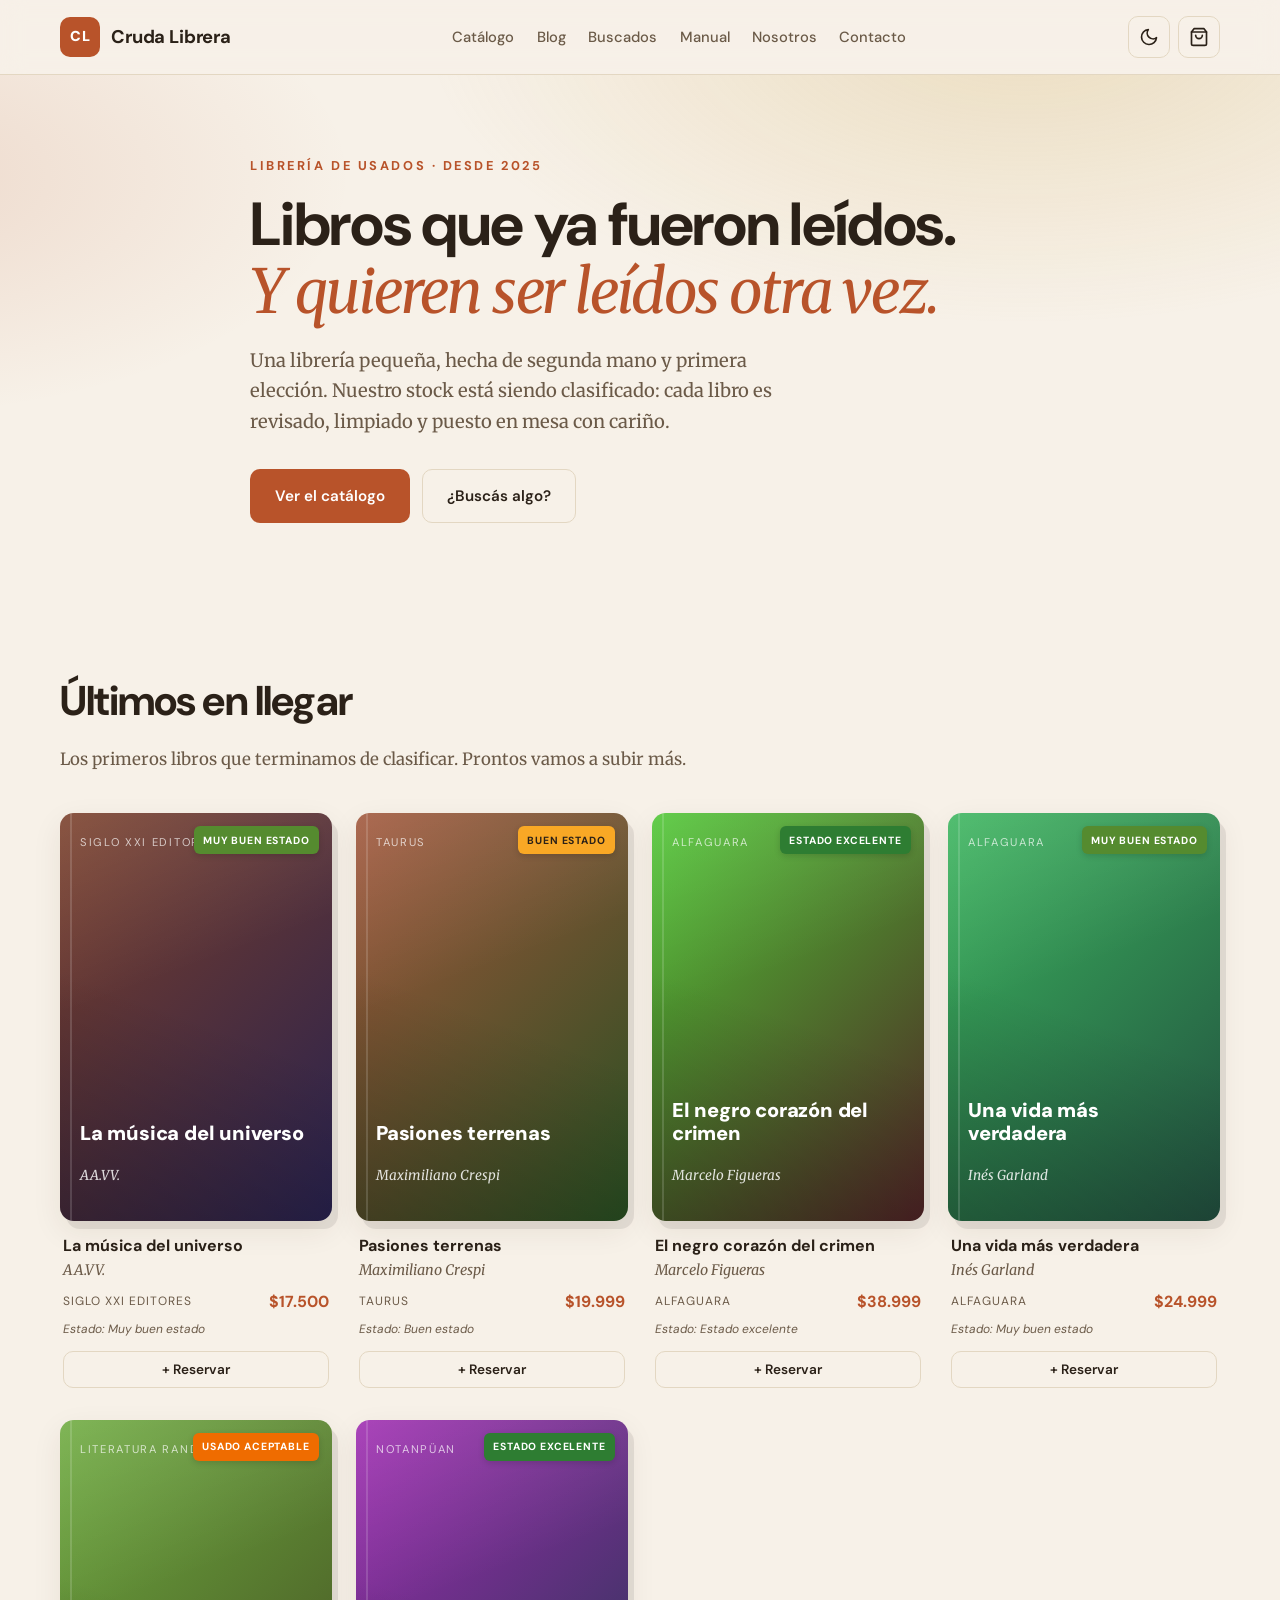
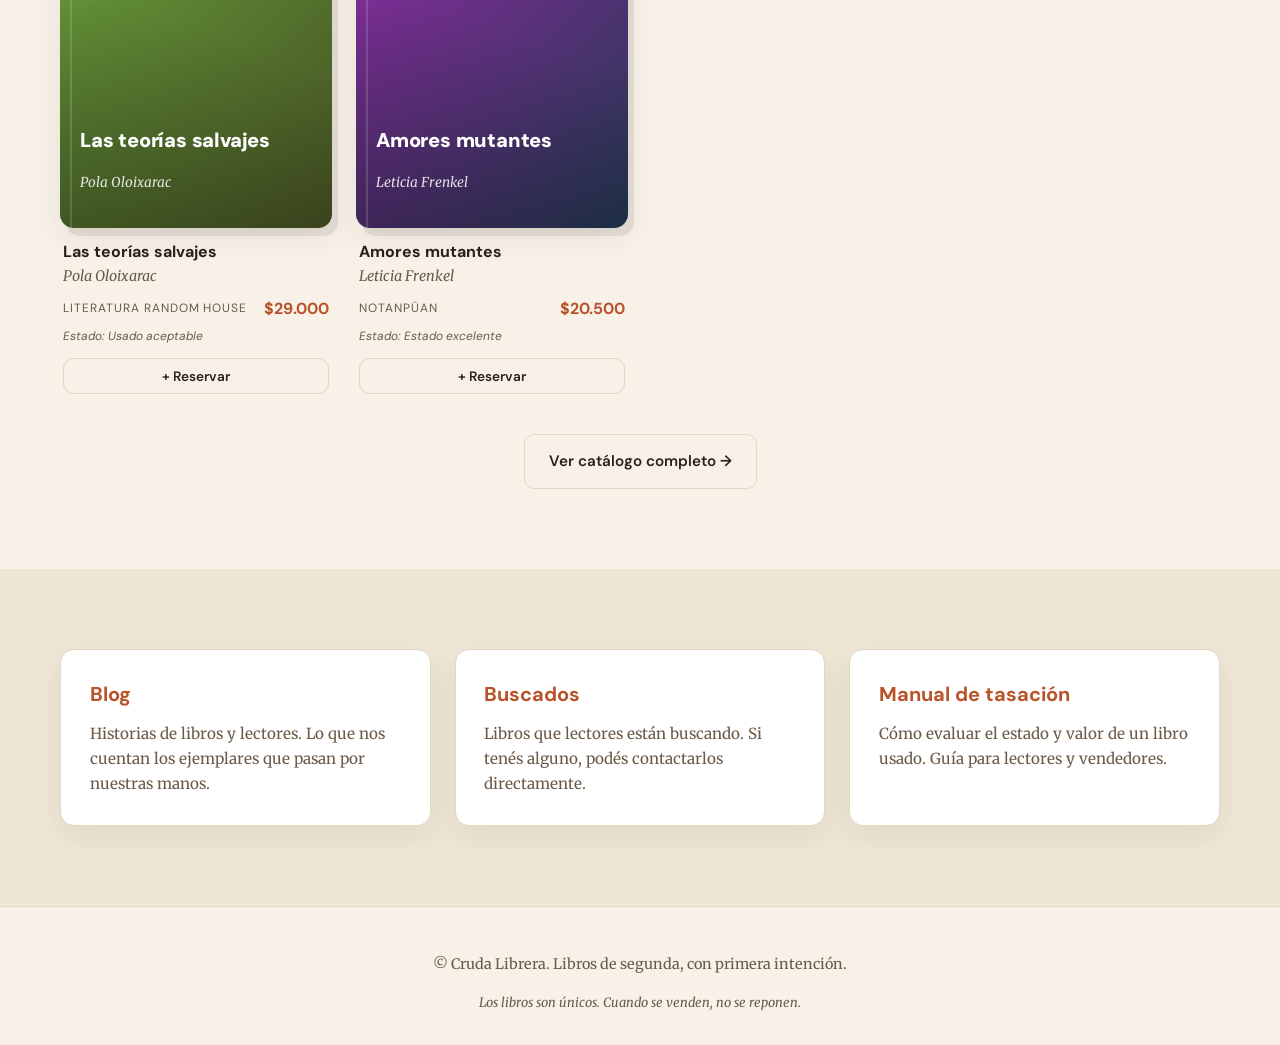
<file: index.html>
<!DOCTYPE html>
<html lang="es">
<head>
  <meta charset="UTF-8" />
  <meta name="viewport" content="width=device-width, initial-scale=1.0" />
  <title>Cruda Librera — Librería de usados</title>
  <meta name="description" content="Cruda Librera. Librería de usados con curaduría. Stock en proceso de clasificación." />
  <link rel="preconnect" href="https://fonts.googleapis.com">
  <link rel="preconnect" href="https://fonts.gstatic.com" crossorigin>
  <link href="https://fonts.googleapis.com/css2?family=DM+Sans:wght@400;500;700;900&family=Merriweather:ital,wght@0,300;0,400;0,700;1,400&display=swap" rel="stylesheet">
  <link rel="stylesheet" href="styles.css" />
</head>
<body>
  <header class="site-header">
    <div class="container header-inner">
      <a href="index.html" class="brand">
        <span class="brand-mark">CL</span>
        <span class="brand-name">Cruda Librera</span>
      </a>
      <nav class="nav">
        <a href="catalogo.html">Catálogo</a>
        <a href="blog.html">Blog</a>
        <a href="buscados.html">Buscados</a>
        <a href="manual-tasacion.html">Manual</a>
        <a href="nosotros.html">Nosotros</a>
        <a href="contacto.html">Contacto</a>
      </nav>
      <div class="header-actions">
        <button id="theme-toggle" class="icon-btn" aria-label="Cambiar tema">
          <svg class="icon-sun" viewBox="0 0 24 24" fill="none" stroke="currentColor" stroke-width="2" stroke-linecap="round" stroke-linejoin="round"><circle cx="12" cy="12" r="4"/><path d="M12 2v2M12 20v2M4.93 4.93l1.41 1.41M17.66 17.66l1.41 1.41M2 12h2M20 12h2M4.93 19.07l1.41-1.41M17.66 6.34l1.41-1.41"/></svg>
          <svg class="icon-moon" viewBox="0 0 24 24" fill="none" stroke="currentColor" stroke-width="2" stroke-linecap="round" stroke-linejoin="round"><path d="M21 12.79A9 9 0 1 1 11.21 3 7 7 0 0 0 21 12.79z"/></svg>
        </button>
        <button id="cart-toggle" class="icon-btn cart-btn" aria-label="Carrito">
          <svg viewBox="0 0 24 24" fill="none" stroke="currentColor" stroke-width="2" stroke-linecap="round" stroke-linejoin="round"><path d="M6 2L3 6v14a2 2 0 0 0 2 2h14a2 2 0 0 0 2-2V6l-3-4z"/><line x1="3" y1="6" x2="21" y2="6"/><path d="M16 10a4 4 0 0 1-8 0"/></svg>
          <span id="cart-count" class="cart-count">0</span>
        </button>
      </div>
    </div>
  </header>

  <section class="hero">
    <div class="container hero-inner">
      <p class="eyebrow">Librería de usados · desde 2025</p>
      <h1 class="hero-title">Libros que ya fueron leídos.<br/><em>Y quieren ser leídos otra vez.</em></h1>
      <p class="hero-subtitle">Una librería pequeña, hecha de segunda mano y primera elección. Nuestro stock está siendo clasificado: cada libro es revisado, limpiado y puesto en mesa con cariño.</p>
      <div class="hero-actions">
        <a href="catalogo.html" class="btn btn-primary">Ver el catálogo</a>
        <a href="buscados.html" class="btn btn-ghost">¿Buscás algo?</a>
      </div>
    </div>
  </section>

  <section class="section">
    <div class="container">
      <div class="section-head">
        <h2 class="section-title">Últimos en llegar</h2>
        <p class="section-sub">Los primeros libros que terminamos de clasificar. Prontos vamos a subir más.</p>
      </div>
      <div id="featured-grid" class="books-grid"></div>
      <div class="section-cta">
        <a href="catalogo.html" class="btn btn-ghost">Ver catálogo completo →</a>
      </div>
    </div>
  </section>

  <section class="section section-alt">
    <div class="container home-links">
      <a href="blog.html" class="home-link-card">
        <h3>Blog</h3>
        <p>Historias de libros y lectores. Lo que nos cuentan los ejemplares que pasan por nuestras manos.</p>
      </a>
      <a href="buscados.html" class="home-link-card">
        <h3>Buscados</h3>
        <p>Libros que lectores están buscando. Si tenés alguno, podés contactarlos directamente.</p>
      </a>
      <a href="manual-tasacion.html" class="home-link-card">
        <h3>Manual de tasación</h3>
        <p>Cómo evaluar el estado y valor de un libro usado. Guía para lectores y vendedores.</p>
      </a>
    </div>
  </section>

  <footer class="site-footer">
    <div class="container footer-inner">
      <p>© <span id="year"></span> Cruda Librera. Libros de segunda, con primera intención.</p>
      <p class="foot-note">Los libros son únicos. Cuando se venden, no se reponen.</p>
    </div>
  </footer>

  <aside id="cart-panel" class="cart-panel" aria-hidden="true">
    <div class="cart-panel-inner">
      <div class="cart-head">
        <h3>Tu selección</h3>
        <button id="cart-close" class="icon-btn" aria-label="Cerrar">
          <svg viewBox="0 0 24 24" fill="none" stroke="currentColor" stroke-width="2" stroke-linecap="round" stroke-linejoin="round"><line x1="18" y1="6" x2="6" y2="18"/><line x1="6" y1="6" x2="18" y2="18"/></svg>
        </button>
      </div>
      <div id="cart-items" class="cart-items"></div>
      <div class="cart-foot">
        <div id="cart-total" class="cart-total">
          <span>Total</span>
          <strong id="cart-total-amount">$0</strong>
        </div>
        <p class="cart-note">Cada ejemplar es único. Lo reservamos 48hs al confirmar.</p>
        <button id="cart-pay-mp" class="btn btn-mp" disabled>Pagar con Mercado Pago</button>
        <button id="cart-send-wa" class="btn btn-primary" disabled>Reservar por WhatsApp</button>
        <button id="cart-send-mail" class="btn btn-ghost" disabled>Reservar por email</button>
        <button id="cart-clear" class="btn btn-ghost">Vaciar</button>
      </div>
    </div>
  </aside>
  <div id="cart-backdrop" class="cart-backdrop"></div>

  <div id="mp-modal" class="mp-modal" aria-hidden="true">
    <div class="mp-modal-backdrop"></div>
    <div class="mp-modal-content">
      <button id="mp-modal-close" class="icon-btn mp-modal-close" aria-label="Cerrar">
        <svg viewBox="0 0 24 24" fill="none" stroke="currentColor" stroke-width="2" stroke-linecap="round" stroke-linejoin="round"><line x1="18" y1="6" x2="6" y2="18"/><line x1="6" y1="6" x2="18" y2="18"/></svg>
      </button>
      <div class="mp-modal-header">
        <div class="mp-logo"><span>M</span>P</div>
        <h3>Confirmá tu compra</h3>
      </div>
      <div class="mp-modal-body">
        <div id="mp-summary" class="mp-summary"></div>
        <div class="mp-total">
          <span>Total a pagar</span>
          <strong id="mp-total-amount">$0</strong>
        </div>
        <p class="mp-note">Serás redirigido a Mercado Pago para completar el pago de forma segura.</p>
      </div>
      <div class="mp-modal-actions">
        <a id="mp-confirm-btn" href="#" class="btn btn-mp btn-mp-big" target="_blank">Ir a Mercado Pago</a>
        <p class="mp-secure">🔒 Pago seguro procesado por Mercado Pago</p>
      </div>
    </div>
  </div>

  <script src="data.js"></script>
  <script src="cart.js"></script>
  <script src="app.js"></script>
</body>
</html>
</file>
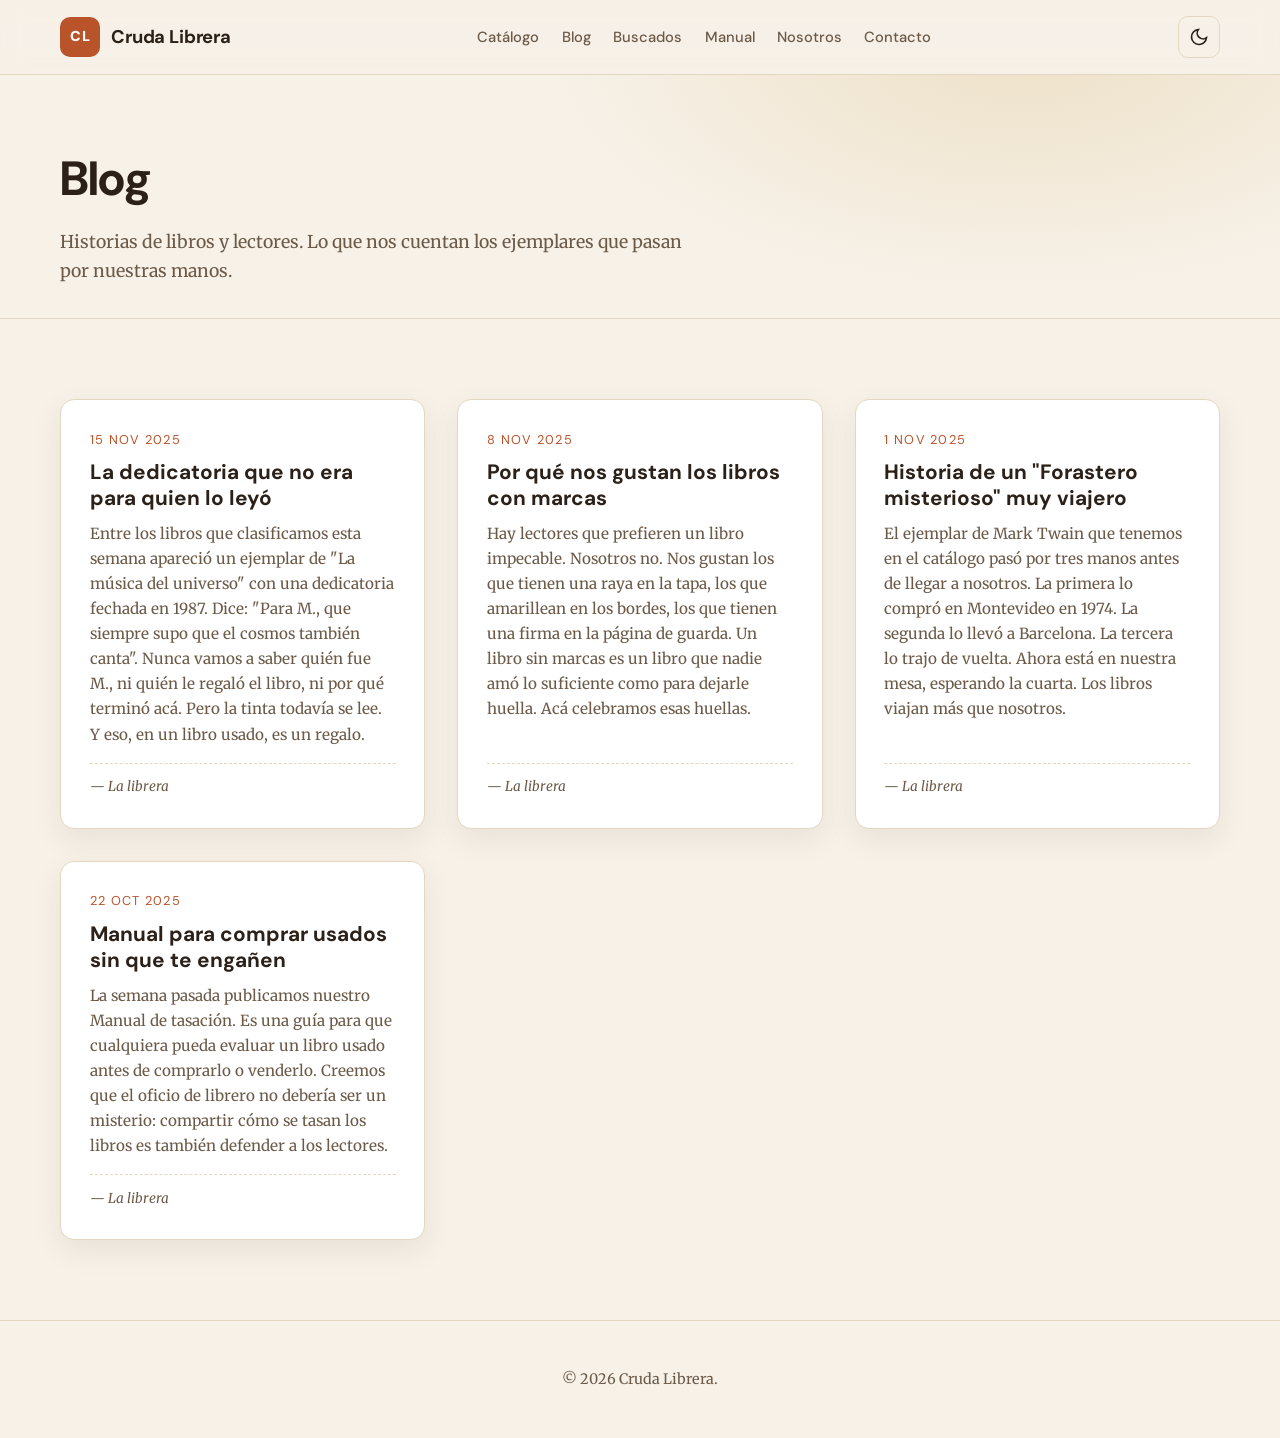
<file: blog.html>
<!DOCTYPE html>
<html lang="es">
<head>
  <meta charset="UTF-8" />
  <meta name="viewport" content="width=device-width, initial-scale=1.0" />
  <title>Blog — Cruda Librera</title>
  <link rel="preconnect" href="https://fonts.googleapis.com">
  <link rel="preconnect" href="https://fonts.gstatic.com" crossorigin>
  <link href="https://fonts.googleapis.com/css2?family=DM+Sans:wght@400;500;700;900&family=Merriweather:ital,wght@0,300;0,400;0,700;1,400&display=swap" rel="stylesheet">
  <link rel="stylesheet" href="styles.css" />
</head>
<body>
  <header class="site-header">
    <div class="container header-inner">
      <a href="index.html" class="brand">
        <span class="brand-mark">CL</span>
        <span class="brand-name">Cruda Librera</span>
      </a>
      <nav class="nav">
        <a href="catalogo.html">Catálogo</a>
        <a href="blog.html">Blog</a>
        <a href="buscados.html">Buscados</a>
        <a href="manual-tasacion.html">Manual</a>
        <a href="nosotros.html">Nosotros</a>
        <a href="contacto.html">Contacto</a>
      </nav>
      <div class="header-actions">
        <button id="theme-toggle" class="icon-btn">
          <svg class="icon-sun" viewBox="0 0 24 24" fill="none" stroke="currentColor" stroke-width="2"><circle cx="12" cy="12" r="4"/><path d="M12 2v2M12 20v2M4.93 4.93l1.41 1.41M17.66 17.66l1.41 1.41M2 12h2M20 12h2M4.93 19.07l1.41-1.41M17.66 6.34l1.41-1.41"/></svg>
          <svg class="icon-moon" viewBox="0 0 24 24" fill="none" stroke="currentColor" stroke-width="2"><path d="M21 12.79A9 9 0 1 1 11.21 3 7 7 0 0 0 21 12.79z"/></svg>
        </button>
      </div>
    </div>
  </header>

  <section class="page-header">
    <div class="container">
      <h1 class="page-title">Blog</h1>
      <p class="page-sub">Historias de libros y lectores. Lo que nos cuentan los ejemplares que pasan por nuestras manos.</p>
    </div>
  </section>

  <section class="section">
    <div class="container">
      <div id="blog-posts" class="blog-grid"></div>
    </div>
  </section>

  <footer class="site-footer">
    <div class="container footer-inner">
      <p>© <span id="year"></span> Cruda Librera.</p>
    </div>
  </footer>

  <script src="data.js"></script>
  <script src="blog.js"></script>
  <script src="theme.js"></script>
</body>
</html>
</file>
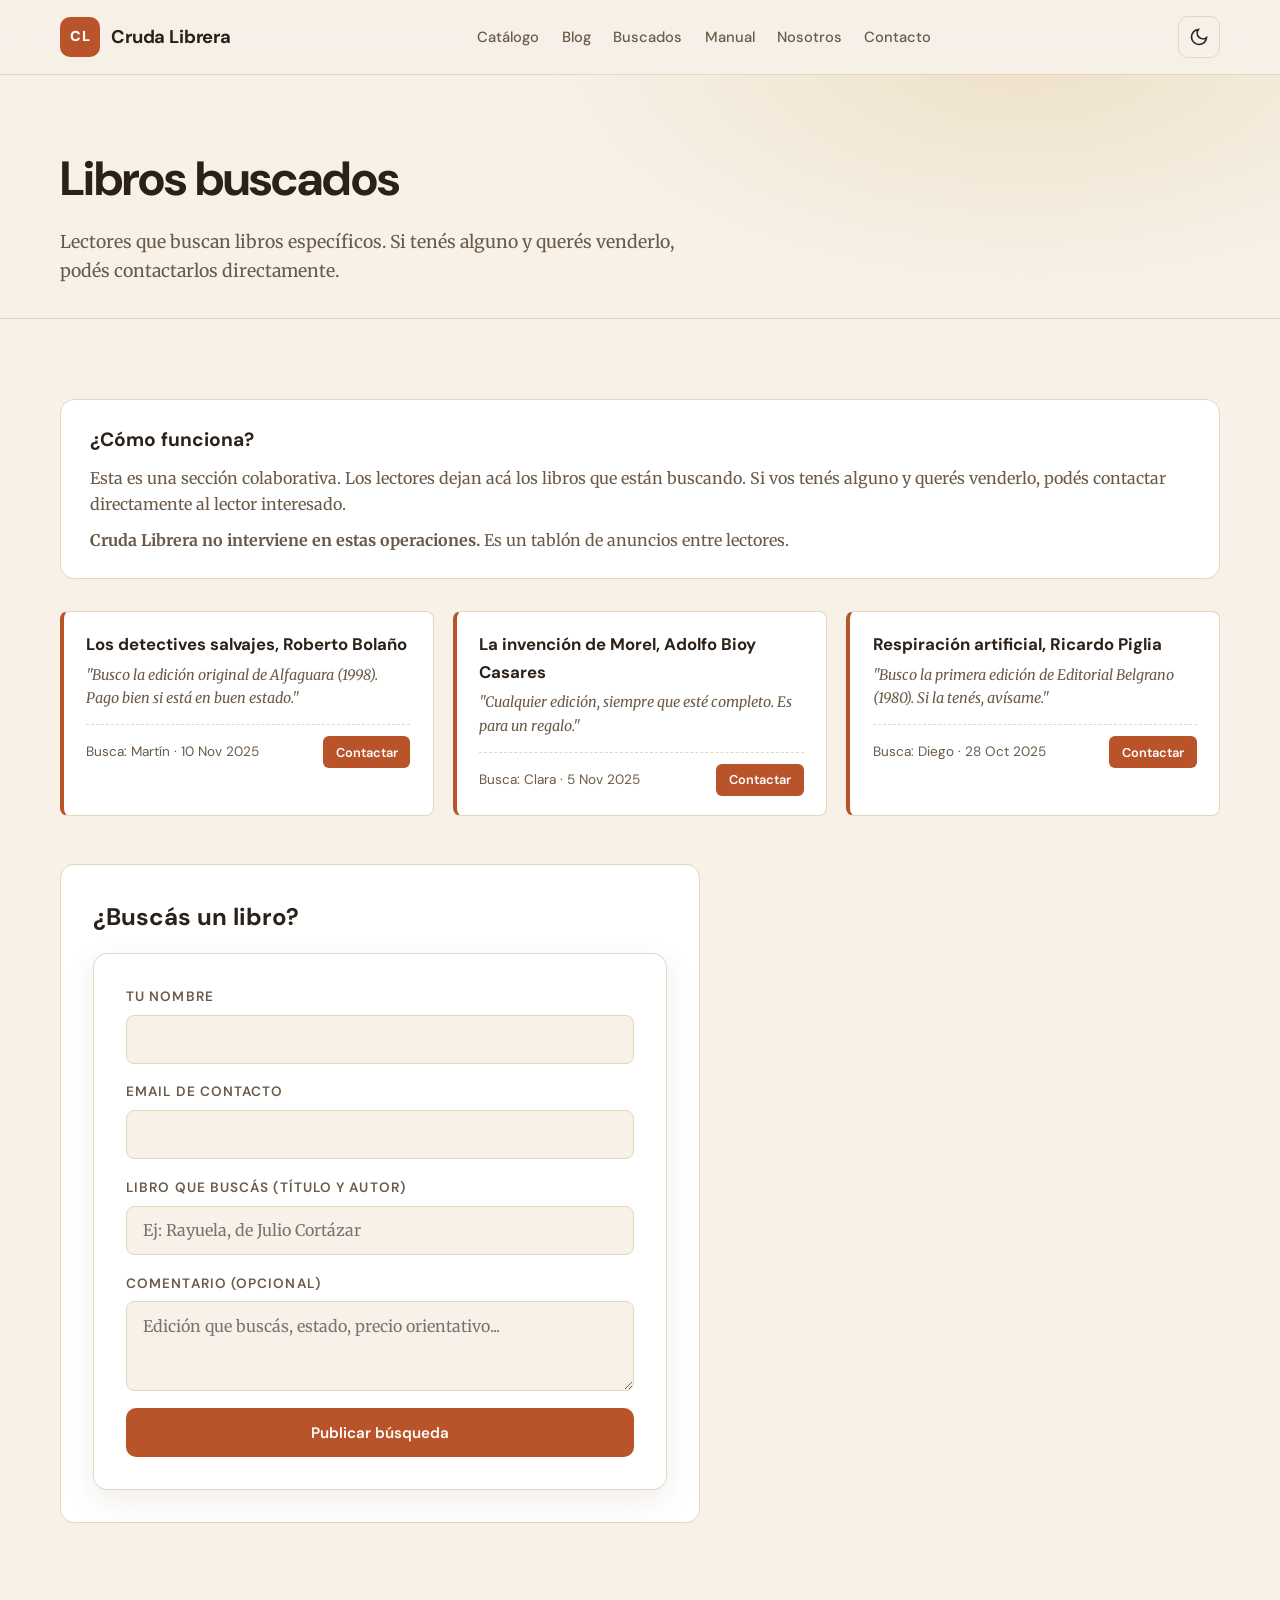
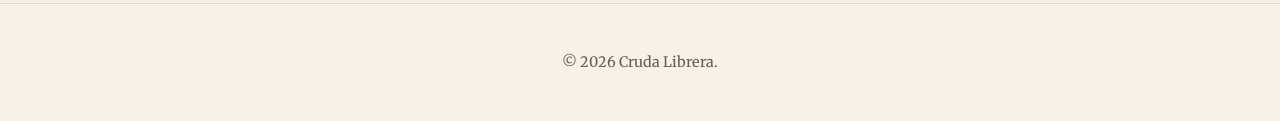
<file: buscados.html>
<!DOCTYPE html>
<html lang="es">
<head>
  <meta charset="UTF-8" />
  <meta name="viewport" content="width=device-width, initial-scale=1.0" />
  <title>Buscados — Cruda Librera</title>
  <link rel="preconnect" href="https://fonts.googleapis.com">
  <link rel="preconnect" href="https://fonts.gstatic.com" crossorigin>
  <link href="https://fonts.googleapis.com/css2?family=DM+Sans:wght@400;500;700;900&family=Merriweather:ital,wght@0,300;0,400;0,700;1,400&display=swap" rel="stylesheet">
  <link rel="stylesheet" href="styles.css" />
</head>
<body>
  <header class="site-header">
    <div class="container header-inner">
      <a href="index.html" class="brand">
        <span class="brand-mark">CL</span>
        <span class="brand-name">Cruda Librera</span>
      </a>
      <nav class="nav">
        <a href="catalogo.html">Catálogo</a>
        <a href="blog.html">Blog</a>
        <a href="buscados.html">Buscados</a>
        <a href="manual-tasacion.html">Manual</a>
        <a href="nosotros.html">Nosotros</a>
        <a href="contacto.html">Contacto</a>
      </nav>
      <div class="header-actions">
        <button id="theme-toggle" class="icon-btn">
          <svg class="icon-sun" viewBox="0 0 24 24" fill="none" stroke="currentColor" stroke-width="2"><circle cx="12" cy="12" r="4"/><path d="M12 2v2M12 20v2M4.93 4.93l1.41 1.41M17.66 17.66l1.41 1.41M2 12h2M20 12h2M4.93 19.07l1.41-1.41M17.66 6.34l1.41-1.41"/></svg>
          <svg class="icon-moon" viewBox="0 0 24 24" fill="none" stroke="currentColor" stroke-width="2"><path d="M21 12.79A9 9 0 1 1 11.21 3 7 7 0 0 0 21 12.79z"/></svg>
        </button>
      </div>
    </div>
  </header>

  <section class="page-header">
    <div class="container">
      <h1 class="page-title">Libros buscados</h1>
      <p class="page-sub">Lectores que buscan libros específicos. Si tenés alguno y querés venderlo, podés contactarlos directamente.</p>
    </div>
  </section>

  <section class="section">
    <div class="container">
      <div class="buscados-intro">
        <h2>¿Cómo funciona?</h2>
        <p>Esta es una sección colaborativa. Los lectores dejan acá los libros que están buscando. Si vos tenés alguno y querés venderlo, podés contactar directamente al lector interesado.</p>
        <p><strong>Cruda Librera no interviene en estas operaciones.</strong> Es un tablón de anuncios entre lectores.</p>
      </div>

      <div id="buscados-list" class="buscados-list"></div>

      <div class="buscados-form-section">
        <h2>¿Buscás un libro?</h2>
        <form id="buscado-form" class="contact-form">
          <label class="field">
            <span>Tu nombre</span>
            <input type="text" name="name" required />
          </label>
          <label class="field">
            <span>Email de contacto</span>
            <input type="email" name="email" required />
          </label>
          <label class="field">
            <span>Libro que buscás (título y autor)</span>
            <input type="text" name="book" required placeholder="Ej: Rayuela, de Julio Cortázar" />
          </label>
          <label class="field">
            <span>Comentario (opcional)</span>
            <textarea name="comment" rows="3" placeholder="Edición que buscás, estado, precio orientativo..."></textarea>
          </label>
          <button type="submit" class="btn btn-primary">Publicar búsqueda</button>
        </form>
      </div>
    </div>
  </section>

  <footer class="site-footer">
    <div class="container footer-inner">
      <p>© <span id="year"></span> Cruda Librera.</p>
    </div>
  </footer>

  <script src="data.js"></script>
  <script src="buscados.js"></script>
  <script src="theme.js"></script>
</body>
</html>
</file>
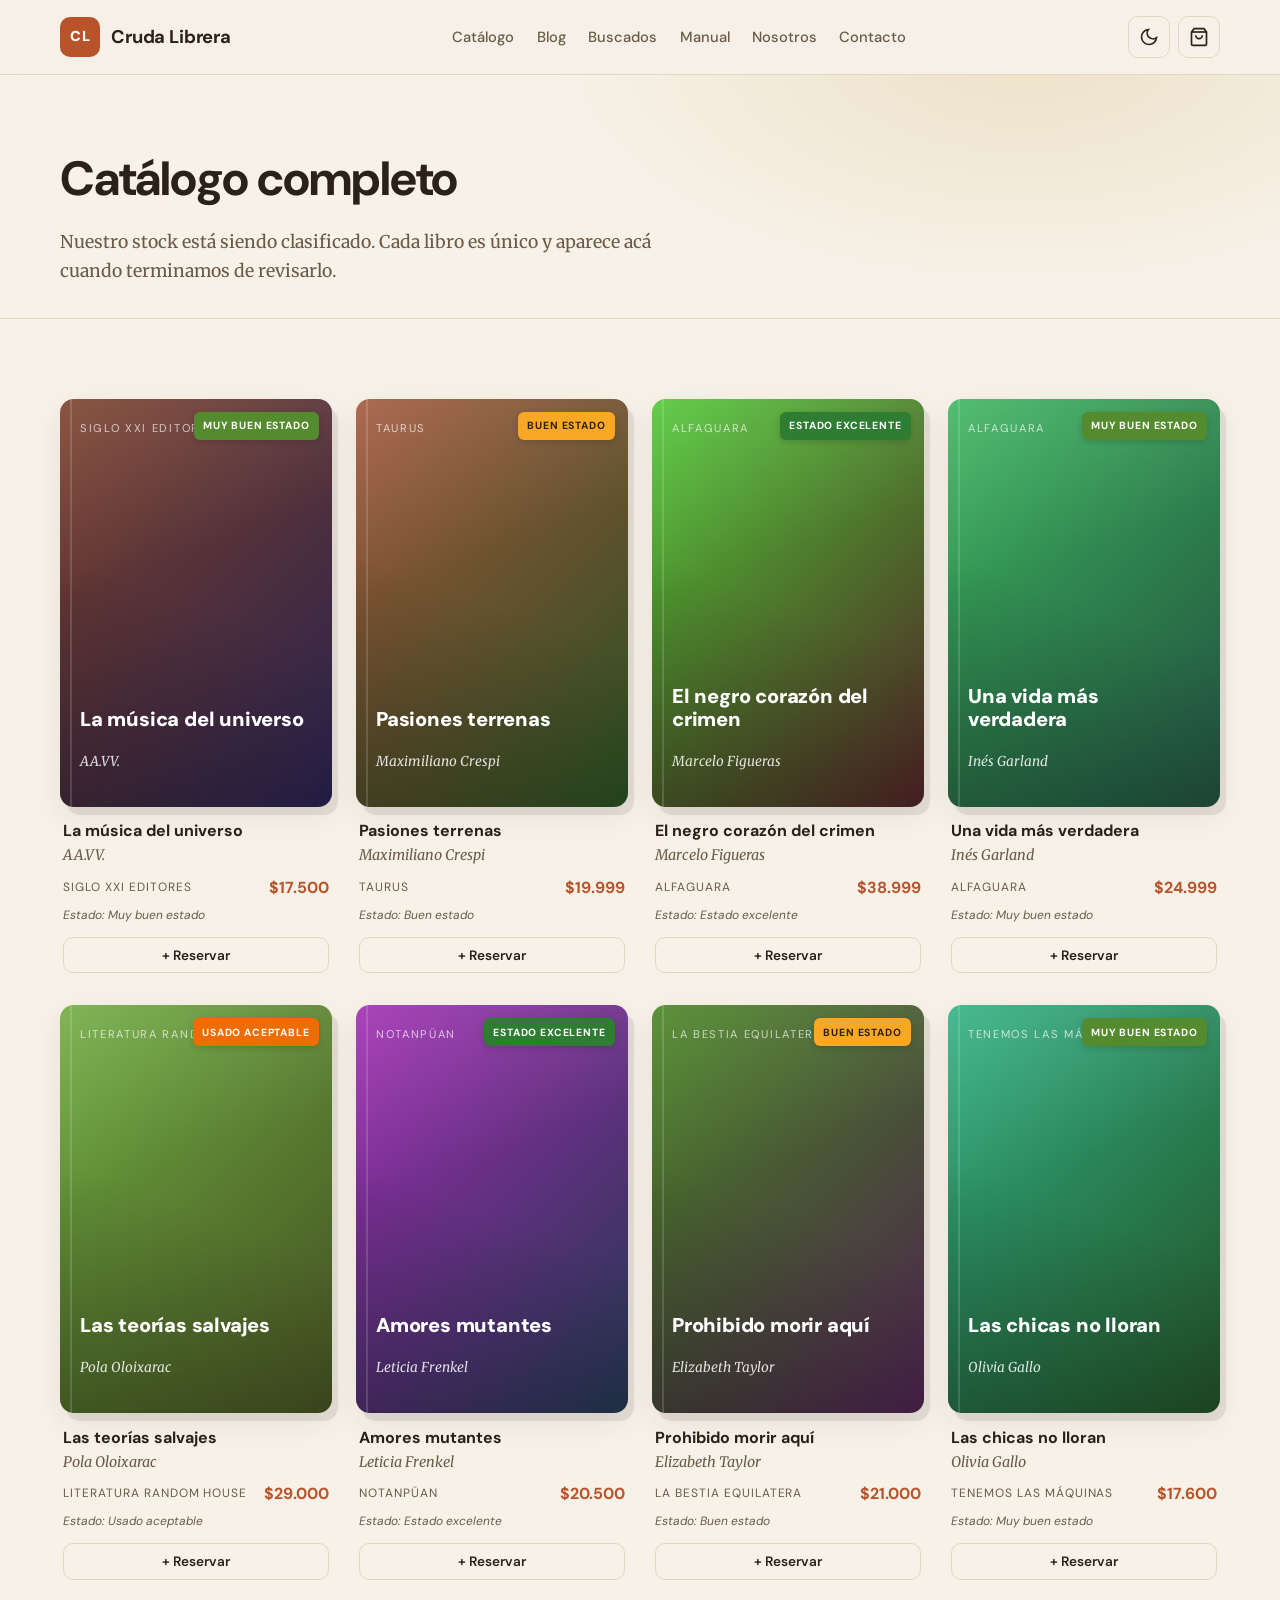
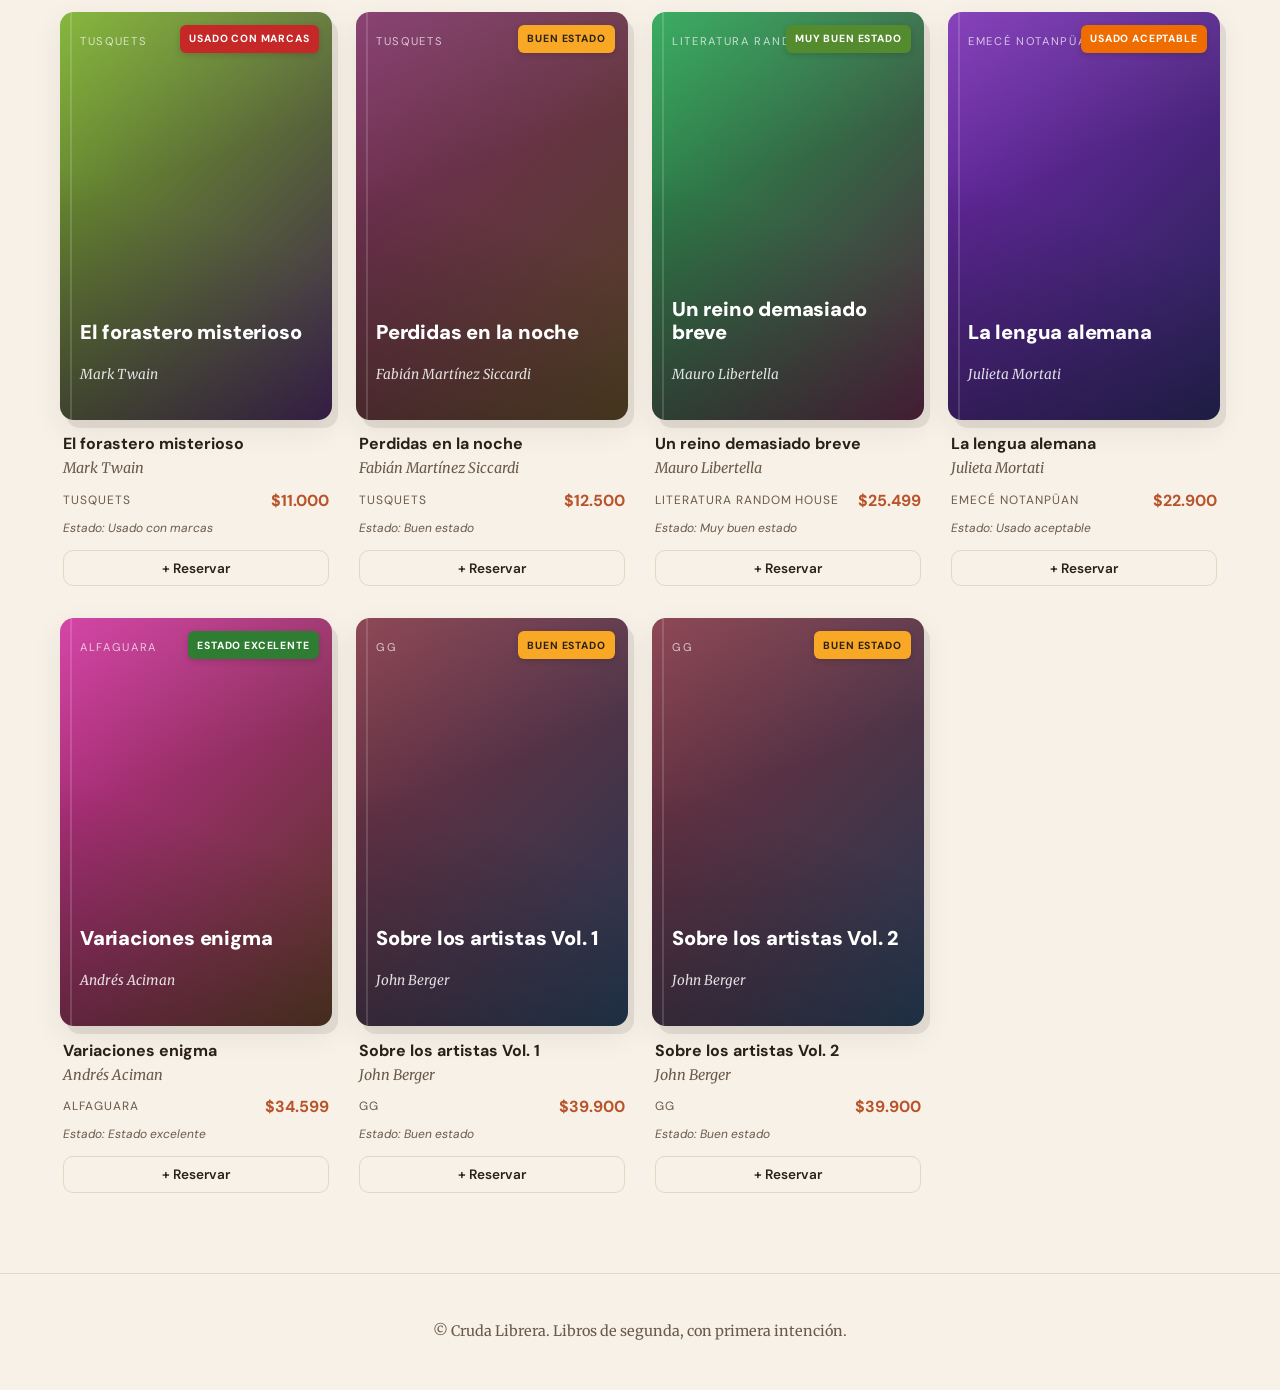
<file: catalogo.html>
<!DOCTYPE html>
<html lang="es">
<head>
  <meta charset="UTF-8" />
  <meta name="viewport" content="width=device-width, initial-scale=1.0" />
  <title>Catálogo — Cruda Librera</title>
  <link rel="preconnect" href="https://fonts.googleapis.com">
  <link rel="preconnect" href="https://fonts.gstatic.com" crossorigin>
  <link href="https://fonts.googleapis.com/css2?family=DM+Sans:wght@400;500;700;900&family=Merriweather:ital,wght@0,300;0,400;0,700;1,400&display=swap" rel="stylesheet">
  <link rel="stylesheet" href="styles.css" />
</head>
<body>
  <header class="site-header">
    <div class="container header-inner">
      <a href="index.html" class="brand">
        <span class="brand-mark">CL</span>
        <span class="brand-name">Cruda Librera</span>
      </a>
      <nav class="nav">
        <a href="catalogo.html">Catálogo</a>
        <a href="blog.html">Blog</a>
        <a href="buscados.html">Buscados</a>
        <a href="manual-tasacion.html">Manual</a>
        <a href="nosotros.html">Nosotros</a>
        <a href="contacto.html">Contacto</a>
      </nav>
      <div class="header-actions">
        <button id="theme-toggle" class="icon-btn" aria-label="Cambiar tema">
          <svg class="icon-sun" viewBox="0 0 24 24" fill="none" stroke="currentColor" stroke-width="2"><circle cx="12" cy="12" r="4"/><path d="M12 2v2M12 20v2M4.93 4.93l1.41 1.41M17.66 17.66l1.41 1.41M2 12h2M20 12h2M4.93 19.07l1.41-1.41M17.66 6.34l1.41-1.41"/></svg>
          <svg class="icon-moon" viewBox="0 0 24 24" fill="none" stroke="currentColor" stroke-width="2"><path d="M21 12.79A9 9 0 1 1 11.21 3 7 7 0 0 0 21 12.79z"/></svg>
        </button>
        <button id="cart-toggle" class="icon-btn cart-btn" aria-label="Carrito">
          <svg viewBox="0 0 24 24" fill="none" stroke="currentColor" stroke-width="2"><path d="M6 2L3 6v14a2 2 0 0 0 2 2h14a2 2 0 0 0 2-2V6l-3-4z"/><line x1="3" y1="6" x2="21" y2="6"/><path d="M16 10a4 4 0 0 1-8 0"/></svg>
          <span id="cart-count" class="cart-count">0</span>
        </button>
      </div>
    </div>
  </header>

  <section class="page-header">
    <div class="container">
      <h1 class="page-title">Catálogo completo</h1>
      <p class="page-sub">Nuestro stock está siendo clasificado. Cada libro es único y aparece acá cuando terminamos de revisarlo.</p>
    </div>
  </section>

  <section class="section">
    <div class="container">
      <div id="books-grid" class="books-grid"></div>
    </div>
  </section>

  <footer class="site-footer">
    <div class="container footer-inner">
      <p>© <span id="year"></span> Cruda Librera. Libros de segunda, con primera intención.</p>
    </div>
  </footer>

  <aside id="cart-panel" class="cart-panel" aria-hidden="true">
    <div class="cart-panel-inner">
      <div class="cart-head">
        <h3>Tu selección</h3>
        <button id="cart-close" class="icon-btn" aria-label="Cerrar">
          <svg viewBox="0 0 24 24" fill="none" stroke="currentColor" stroke-width="2"><line x1="18" y1="6" x2="6" y2="18"/><line x1="6" y1="6" x2="18" y2="18"/></svg>
        </button>
      </div>
      <div id="cart-items" class="cart-items"></div>
      <div class="cart-foot">
        <div id="cart-total" class="cart-total">
          <span>Total</span>
          <strong id="cart-total-amount">$0</strong>
        </div>
        <button id="cart-pay-mp" class="btn btn-mp" disabled>Pagar con Mercado Pago</button>
        <button id="cart-send-wa" class="btn btn-primary" disabled>Reservar por WhatsApp</button>
        <button id="cart-send-mail" class="btn btn-ghost" disabled>Reservar por email</button>
        <button id="cart-clear" class="btn btn-ghost">Vaciar</button>
      </div>
    </div>
  </aside>
  <div id="cart-backdrop" class="cart-backdrop"></div>

  <div id="mp-modal" class="mp-modal" aria-hidden="true">
    <div class="mp-modal-backdrop"></div>
    <div class="mp-modal-content">
      <button id="mp-modal-close" class="icon-btn mp-modal-close">×</button>
      <div class="mp-modal-header">
        <div class="mp-logo"><span>M</span>P</div>
        <h3>Confirmá tu compra</h3>
      </div>
      <div class="mp-modal-body">
        <div id="mp-summary" class="mp-summary"></div>
        <div class="mp-total">
          <span>Total</span>
          <strong id="mp-total-amount">$0</strong>
        </div>
      </div>
      <div class="mp-modal-actions">
        <a id="mp-confirm-btn" href="#" class="btn btn-mp btn-mp-big" target="_blank">Ir a Mercado Pago</a>
      </div>
    </div>
  </div>

  <script src="data.js"></script>
  <script src="cart.js"></script>
  <script src="catalogo.js"></script>
</body>
</html>
</file>
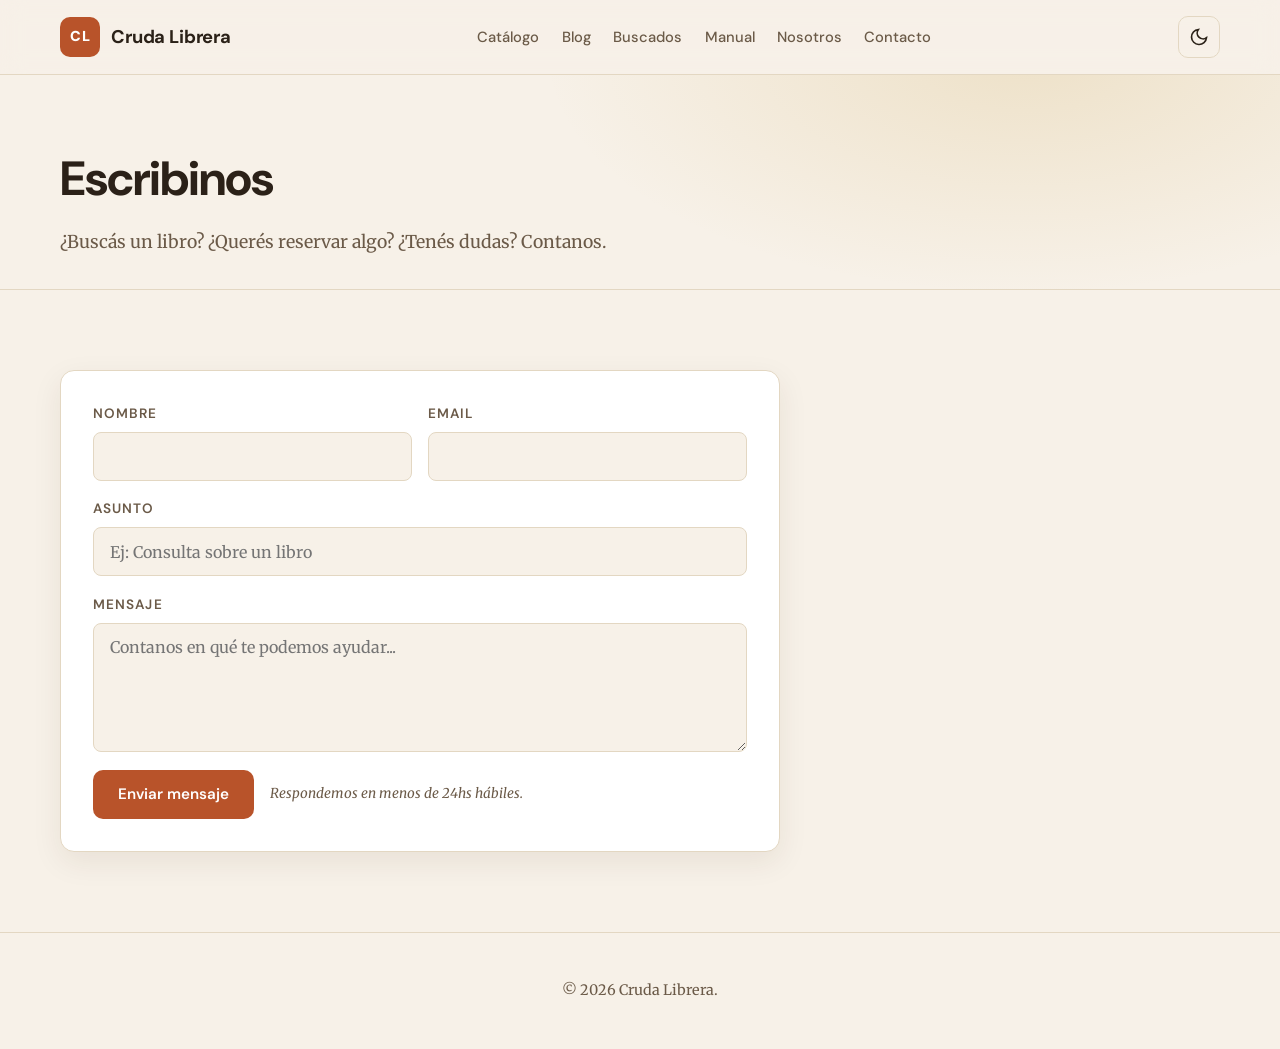
<file: contacto.html>
<!DOCTYPE html>
<html lang="es">
<head>
  <meta charset="UTF-8" />
  <meta name="viewport" content="width=device-width, initial-scale=1.0" />
  <title>Contacto — Cruda Librera</title>
  <link rel="preconnect" href="https://fonts.googleapis.com">
  <link rel="preconnect" href="https://fonts.gstatic.com" crossorigin>
  <link href="https://fonts.googleapis.com/css2?family=DM+Sans:wght@400;500;700;900&family=Merriweather:ital,wght@0,300;0,400;0,700;1,400&display=swap" rel="stylesheet">
  <link rel="stylesheet" href="styles.css" />
</head>
<body>
  <header class="site-header">
    <div class="container header-inner">
      <a href="index.html" class="brand">
        <span class="brand-mark">CL</span>
        <span class="brand-name">Cruda Librera</span>
      </a>
      <nav class="nav">
        <a href="catalogo.html">Catálogo</a>
        <a href="blog.html">Blog</a>
        <a href="buscados.html">Buscados</a>
        <a href="manual-tasacion.html">Manual</a>
        <a href="nosotros.html">Nosotros</a>
        <a href="contacto.html">Contacto</a>
      </nav>
      <div class="header-actions">
        <button id="theme-toggle" class="icon-btn">
          <svg class="icon-sun" viewBox="0 0 24 24" fill="none" stroke="currentColor" stroke-width="2"><circle cx="12" cy="12" r="4"/><path d="M12 2v2M12 20v2M4.93 4.93l1.41 1.41M17.66 17.66l1.41 1.41M2 12h2M20 12h2M4.93 19.07l1.41-1.41M17.66 6.34l1.41-1.41"/></svg>
          <svg class="icon-moon" viewBox="0 0 24 24" fill="none" stroke="currentColor" stroke-width="2"><path d="M21 12.79A9 9 0 1 1 11.21 3 7 7 0 0 0 21 12.79z"/></svg>
        </button>
      </div>
    </div>
  </header>

  <section class="page-header">
    <div class="container">
      <h1 class="page-title">Escribinos</h1>
      <p class="page-sub">¿Buscás un libro? ¿Querés reservar algo? ¿Tenés dudas? Contanos.</p>
    </div>
  </section>

  <section class="section">
    <div class="container">
      <form id="contact-form" class="contact-form" novalidate>
        <div class="form-row">
          <label class="field">
            <span>Nombre</span>
            <input type="text" name="name" required autocomplete="name" />
          </label>
          <label class="field">
            <span>Email</span>
            <input type="email" name="email" required autocomplete="email" />
          </label>
        </div>
        <label class="field">
          <span>Asunto</span>
          <input type="text" name="subject" required placeholder="Ej: Consulta sobre un libro" />
        </label>
        <label class="field">
          <span>Mensaje</span>
          <textarea name="message" rows="5" required placeholder="Contanos en qué te podemos ayudar..."></textarea>
        </label>
        <div class="form-actions">
          <button type="submit" class="btn btn-primary">Enviar mensaje</button>
          <span class="form-note">Respondemos en menos de 24hs hábiles.</span>
        </div>
        <div id="form-status" class="form-status" role="status"></div>
      </form>
    </div>
  </section>

  <footer class="site-footer">
    <div class="container footer-inner">
      <p>© <span id="year"></span> Cruda Librera.</p>
    </div>
  </footer>

  <script src="data.js"></script>
  <script src="contacto.js"></script>
  <script src="theme.js"></script>
</body>
</html>
</file>
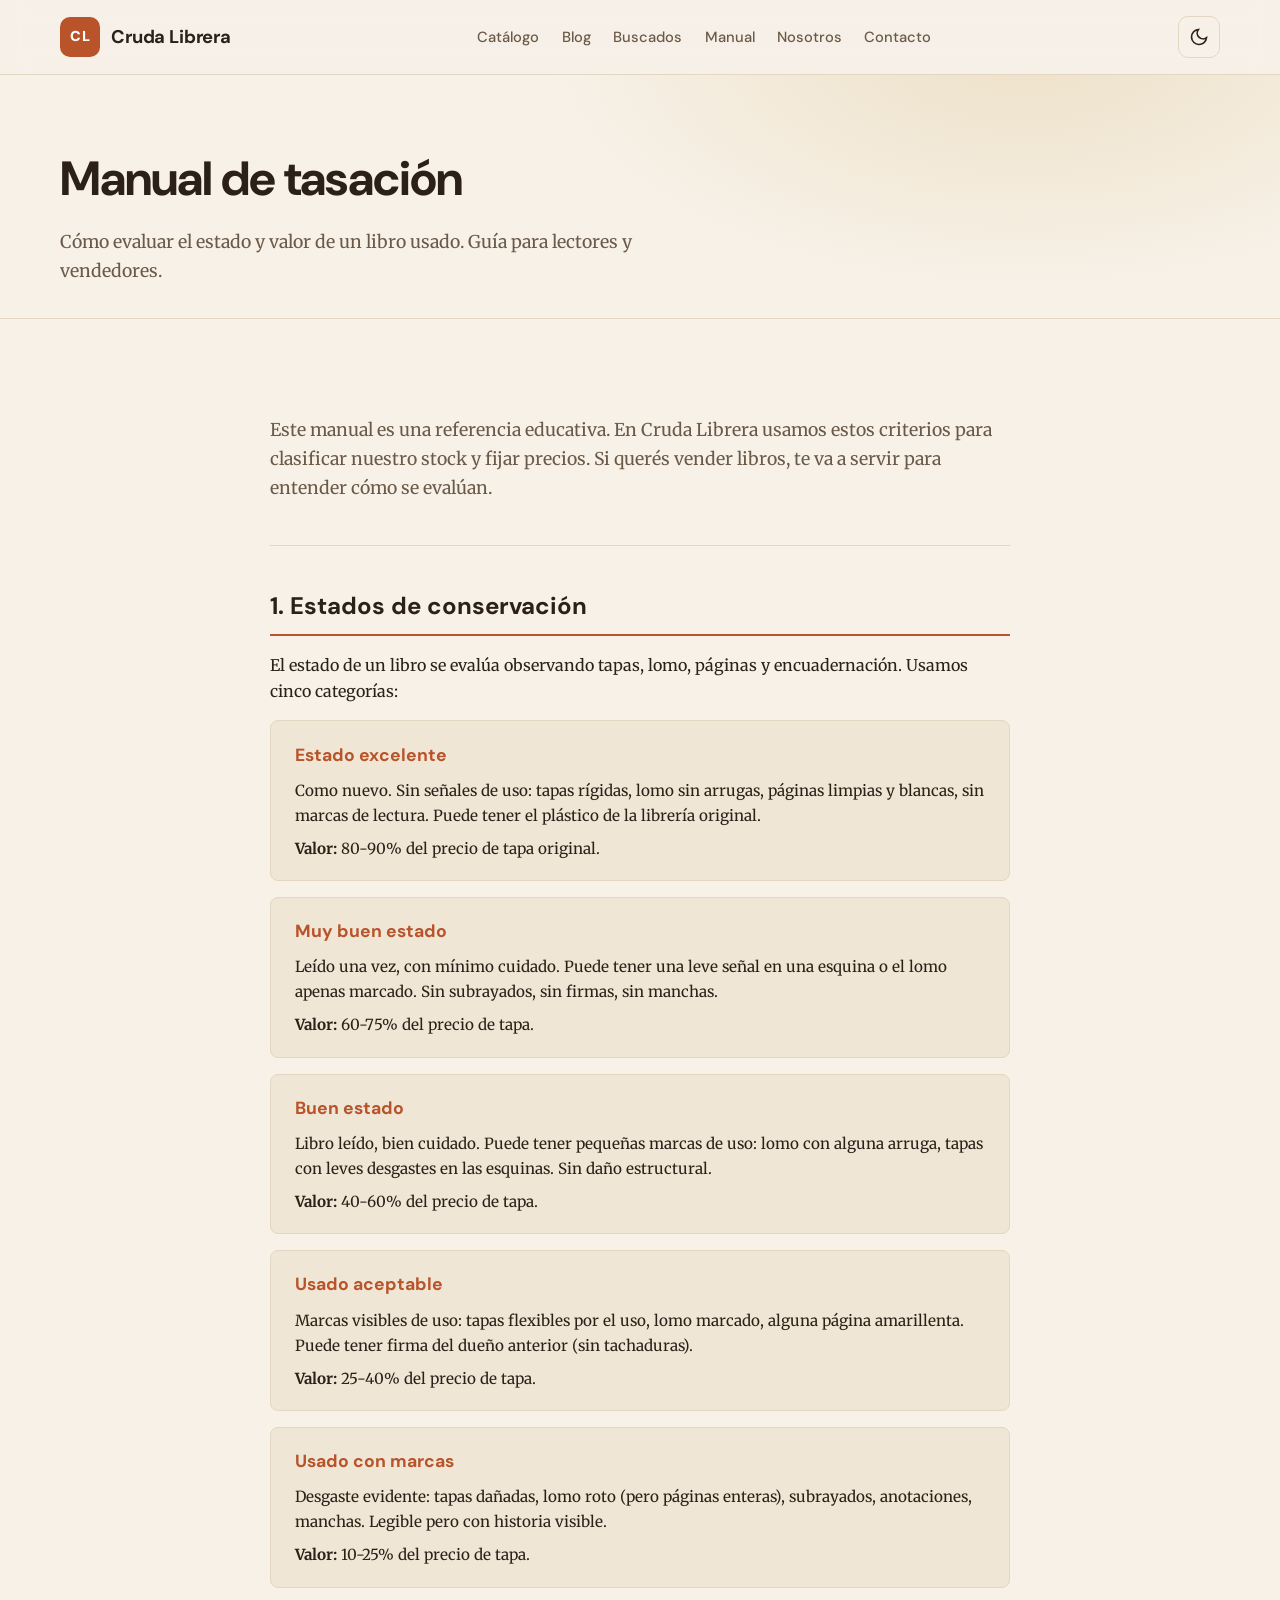
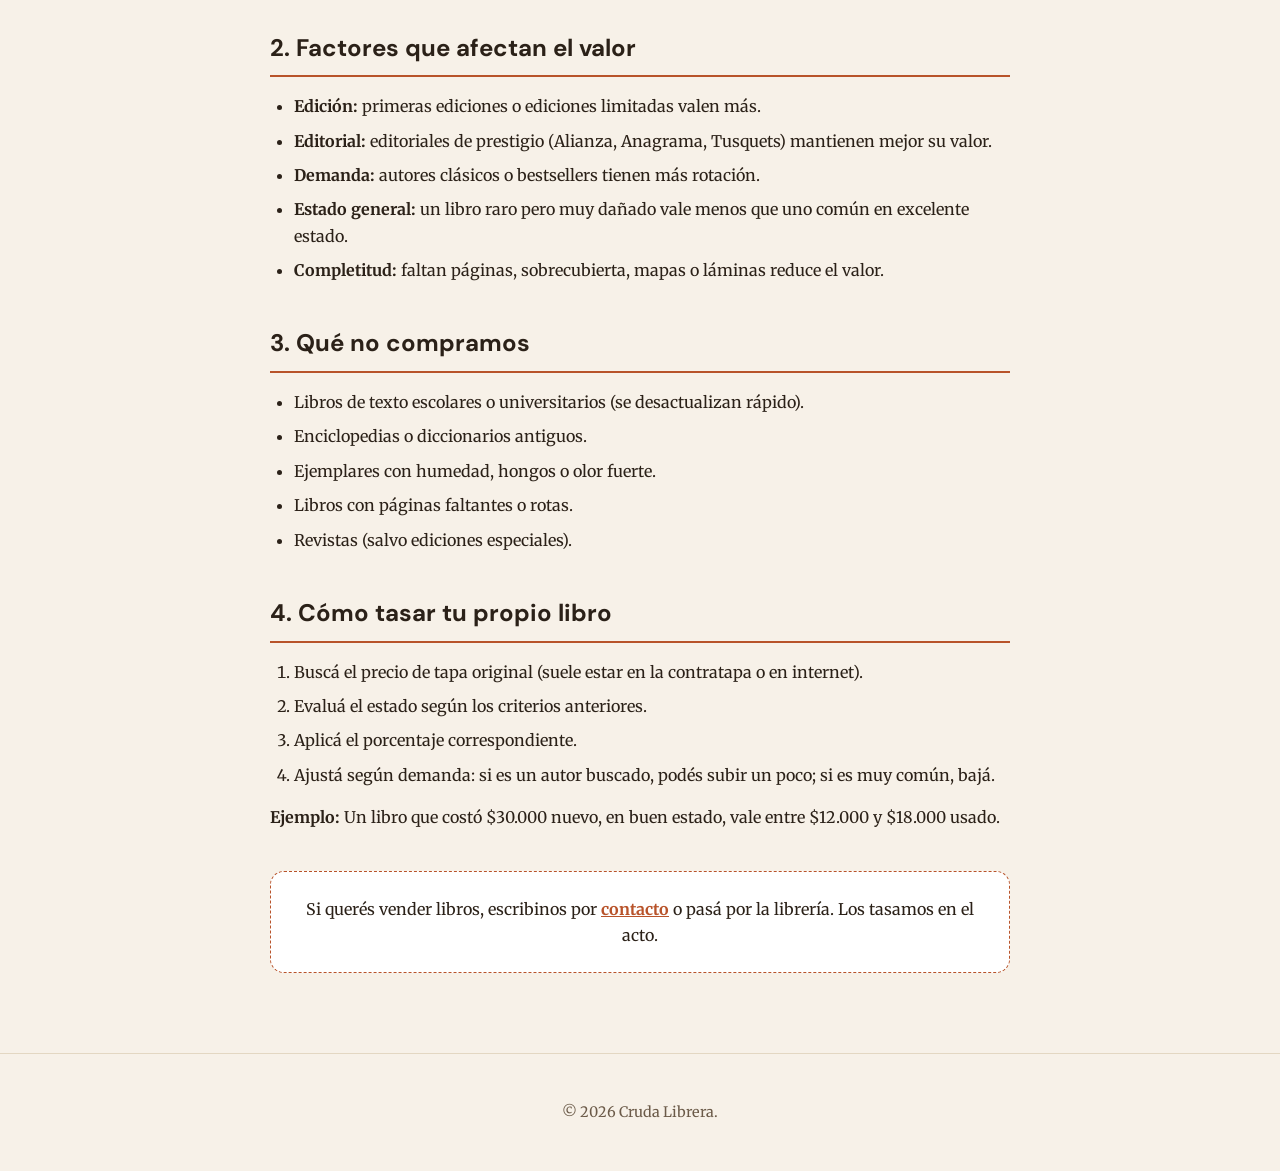
<file: manual-tasacion.html>
<!DOCTYPE html>
<html lang="es">
<head>
  <meta charset="UTF-8" />
  <meta name="viewport" content="width=device-width, initial-scale=1.0" />
  <title>Manual de tasación — Cruda Librera</title>
  <link rel="preconnect" href="https://fonts.googleapis.com">
  <link rel="preconnect" href="https://fonts.gstatic.com" crossorigin>
  <link href="https://fonts.googleapis.com/css2?family=DM+Sans:wght@400;500;700;900&family=Merriweather:ital,wght@0,300;0,400;0,700;1,400&display=swap" rel="stylesheet">
  <link rel="stylesheet" href="styles.css" />
</head>
<body>
  <header class="site-header">
    <div class="container header-inner">
      <a href="index.html" class="brand">
        <span class="brand-mark">CL</span>
        <span class="brand-name">Cruda Librera</span>
      </a>
      <nav class="nav">
        <a href="catalogo.html">Catálogo</a>
        <a href="blog.html">Blog</a>
        <a href="buscados.html">Buscados</a>
        <a href="manual-tasacion.html">Manual</a>
        <a href="nosotros.html">Nosotros</a>
        <a href="contacto.html">Contacto</a>
      </nav>
      <div class="header-actions">
        <button id="theme-toggle" class="icon-btn">
          <svg class="icon-sun" viewBox="0 0 24 24" fill="none" stroke="currentColor" stroke-width="2"><circle cx="12" cy="12" r="4"/><path d="M12 2v2M12 20v2M4.93 4.93l1.41 1.41M17.66 17.66l1.41 1.41M2 12h2M20 12h2M4.93 19.07l1.41-1.41M17.66 6.34l1.41-1.41"/></svg>
          <svg class="icon-moon" viewBox="0 0 24 24" fill="none" stroke="currentColor" stroke-width="2"><path d="M21 12.79A9 9 0 1 1 11.21 3 7 7 0 0 0 21 12.79z"/></svg>
        </button>
      </div>
    </div>
  </header>

  <section class="page-header">
    <div class="container">
      <h1 class="page-title">Manual de tasación</h1>
      <p class="page-sub">Cómo evaluar el estado y valor de un libro usado. Guía para lectores y vendedores.</p>
    </div>
  </section>

  <section class="section">
    <div class="container manual-content">
      <div class="manual-intro">
        <p>Este manual es una referencia educativa. En Cruda Librera usamos estos criterios para clasificar nuestro stock y fijar precios. Si querés vender libros, te va a servir para entender cómo se evalúan.</p>
      </div>

      <article class="manual-section">
        <h2>1. Estados de conservación</h2>
        <p>El estado de un libro se evalúa observando tapas, lomo, páginas y encuadernación. Usamos cinco categorías:</p>
        
        <div class="state-card">
          <h3>Estado excelente</h3>
          <p>Como nuevo. Sin señales de uso: tapas rígidas, lomo sin arrugas, páginas limpias y blancas, sin marcas de lectura. Puede tener el plástico de la librería original.</p>
          <p><strong>Valor:</strong> 80-90% del precio de tapa original.</p>
        </div>

        <div class="state-card">
          <h3>Muy buen estado</h3>
          <p>Leído una vez, con mínimo cuidado. Puede tener una leve señal en una esquina o el lomo apenas marcado. Sin subrayados, sin firmas, sin manchas.</p>
          <p><strong>Valor:</strong> 60-75% del precio de tapa.</p>
        </div>

        <div class="state-card">
          <h3>Buen estado</h3>
          <p>Libro leído, bien cuidado. Puede tener pequeñas marcas de uso: lomo con alguna arruga, tapas con leves desgastes en las esquinas. Sin daño estructural.</p>
          <p><strong>Valor:</strong> 40-60% del precio de tapa.</p>
        </div>

        <div class="state-card">
          <h3>Usado aceptable</h3>
          <p>Marcas visibles de uso: tapas flexibles por el uso, lomo marcado, alguna página amarillenta. Puede tener firma del dueño anterior (sin tachaduras).</p>
          <p><strong>Valor:</strong> 25-40% del precio de tapa.</p>
        </div>

        <div class="state-card">
          <h3>Usado con marcas</h3>
          <p>Desgaste evidente: tapas dañadas, lomo roto (pero páginas enteras), subrayados, anotaciones, manchas. Legible pero con historia visible.</p>
          <p><strong>Valor:</strong> 10-25% del precio de tapa.</p>
        </div>
      </article>

      <article class="manual-section">
        <h2>2. Factores que afectan el valor</h2>
        <ul>
          <li><strong>Edición:</strong> primeras ediciones o ediciones limitadas valen más.</li>
          <li><strong>Editorial:</strong> editoriales de prestigio (Alianza, Anagrama, Tusquets) mantienen mejor su valor.</li>
          <li><strong>Demanda:</strong> autores clásicos o bestsellers tienen más rotación.</li>
          <li><strong>Estado general:</strong> un libro raro pero muy dañado vale menos que uno común en excelente estado.</li>
          <li><strong>Completitud:</strong> faltan páginas, sobrecubierta, mapas o láminas reduce el valor.</li>
        </ul>
      </article>

      <article class="manual-section">
        <h2>3. Qué no compramos</h2>
        <ul>
          <li>Libros de texto escolares o universitarios (se desactualizan rápido).</li>
          <li>Enciclopedias o diccionarios antiguos.</li>
          <li>Ejemplares con humedad, hongos o olor fuerte.</li>
          <li>Libros con páginas faltantes o rotas.</li>
          <li>Revistas (salvo ediciones especiales).</li>
        </ul>
      </article>

      <article class="manual-section">
        <h2>4. Cómo tasar tu propio libro</h2>
        <ol>
          <li>Buscá el precio de tapa original (suele estar en la contratapa o en internet).</li>
          <li>Evaluá el estado según los criterios anteriores.</li>
          <li>Aplicá el porcentaje correspondiente.</li>
          <li>Ajustá según demanda: si es un autor buscado, podés subir un poco; si es muy común, bajá.</li>
        </ol>
        <p><strong>Ejemplo:</strong> Un libro que costó $30.000 nuevo, en buen estado, vale entre $12.000 y $18.000 usado.</p>
      </article>

      <div class="manual-cta">
        <p>Si querés vender libros, escribinos por <a href="contacto.html">contacto</a> o pasá por la librería. Los tasamos en el acto.</p>
      </div>
    </div>
  </section>

  <footer class="site-footer">
    <div class="container footer-inner">
      <p>© <span id="year"></span> Cruda Librera.</p>
    </div>
  </footer>

  <script src="theme.js"></script>
</body>
</html>
</file>
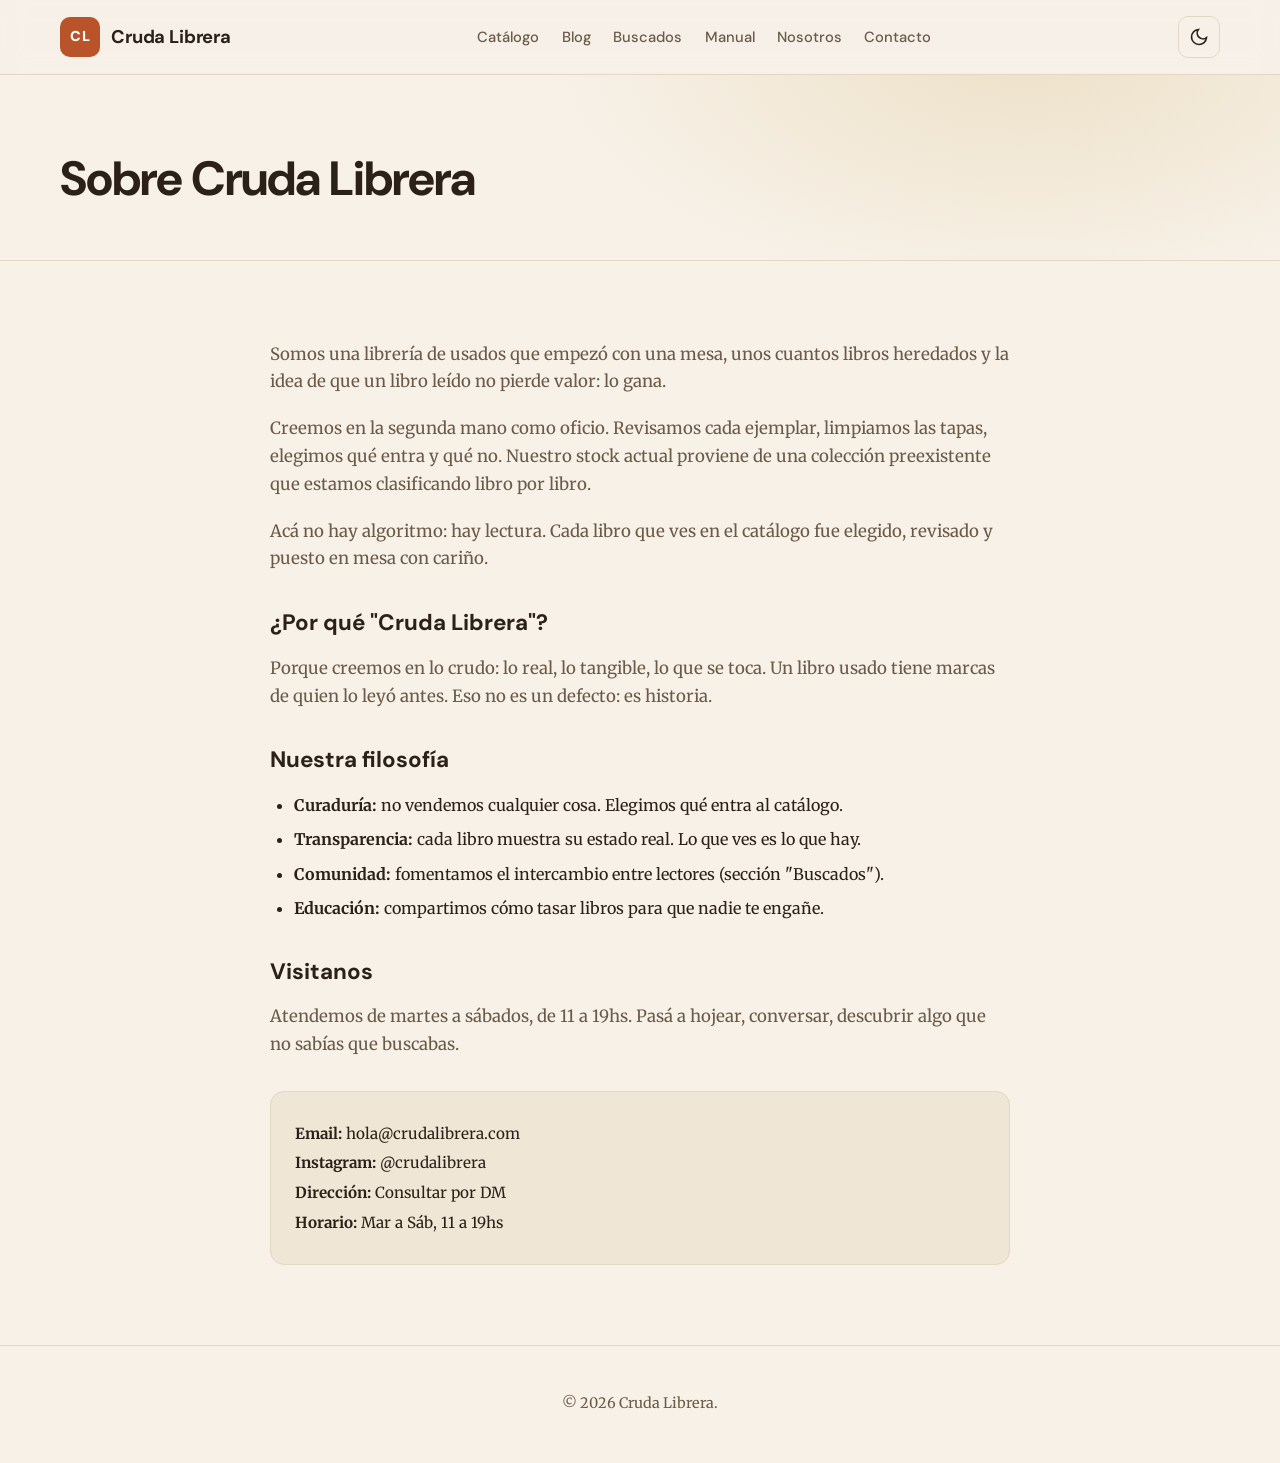
<file: nosotros.html>
<!DOCTYPE html>
<html lang="es">
<head>
  <meta charset="UTF-8" />
  <meta name="viewport" content="width=device-width, initial-scale=1.0" />
  <title>Nosotros — Cruda Librera</title>
  <link rel="preconnect" href="https://fonts.googleapis.com">
  <link rel="preconnect" href="https://fonts.gstatic.com" crossorigin>
  <link href="https://fonts.googleapis.com/css2?family=DM+Sans:wght@400;500;700;900&family=Merriweather:ital,wght@0,300;0,400;0,700;1,400&display=swap" rel="stylesheet">
  <link rel="stylesheet" href="styles.css" />
</head>
<body>
  <header class="site-header">
    <div class="container header-inner">
      <a href="index.html" class="brand">
        <span class="brand-mark">CL</span>
        <span class="brand-name">Cruda Librera</span>
      </a>
      <nav class="nav">
        <a href="catalogo.html">Catálogo</a>
        <a href="blog.html">Blog</a>
        <a href="buscados.html">Buscados</a>
        <a href="manual-tasacion.html">Manual</a>
        <a href="nosotros.html">Nosotros</a>
        <a href="contacto.html">Contacto</a>
      </nav>
      <div class="header-actions">
        <button id="theme-toggle" class="icon-btn">
          <svg class="icon-sun" viewBox="0 0 24 24" fill="none" stroke="currentColor" stroke-width="2"><circle cx="12" cy="12" r="4"/><path d="M12 2v2M12 20v2M4.93 4.93l1.41 1.41M17.66 17.66l1.41 1.41M2 12h2M20 12h2M4.93 19.07l1.41-1.41M17.66 6.34l1.41-1.41"/></svg>
          <svg class="icon-moon" viewBox="0 0 24 24" fill="none" stroke="currentColor" stroke-width="2"><path d="M21 12.79A9 9 0 1 1 11.21 3 7 7 0 0 0 21 12.79z"/></svg>
        </button>
      </div>
    </div>
  </header>

  <section class="page-header">
    <div class="container">
      <h1 class="page-title">Sobre Cruda Librera</h1>
    </div>
  </section>

  <section class="section">
    <div class="container about-content">
      <p>Somos una librería de usados que empezó con una mesa, unos cuantos libros heredados y la idea de que un libro leído no pierde valor: lo gana.</p>
      
      <p>Creemos en la segunda mano como oficio. Revisamos cada ejemplar, limpiamos las tapas, elegimos qué entra y qué no. Nuestro stock actual proviene de una colección preexistente que estamos clasificando libro por libro.</p>
      
      <p>Acá no hay algoritmo: hay lectura. Cada libro que ves en el catálogo fue elegido, revisado y puesto en mesa con cariño.</p>
      
      <h2>¿Por qué "Cruda Librera"?</h2>
      <p>Porque creemos en lo crudo: lo real, lo tangible, lo que se toca. Un libro usado tiene marcas de quien lo leyó antes. Eso no es un defecto: es historia.</p>
      
      <h2>Nuestra filosofía</h2>
      <ul>
        <li><strong>Curaduría:</strong> no vendemos cualquier cosa. Elegimos qué entra al catálogo.</li>
        <li><strong>Transparencia:</strong> cada libro muestra su estado real. Lo que ves es lo que hay.</li>
        <li><strong>Comunidad:</strong> fomentamos el intercambio entre lectores (sección "Buscados").</li>
        <li><strong>Educación:</strong> compartimos cómo tasar libros para que nadie te engañe.</li>
      </ul>
      
      <h2>Visitanos</h2>
      <p>Atendemos de martes a sábados, de 11 a 19hs. Pasá a hojear, conversar, descubrir algo que no sabías que buscabas.</p>
      
      <div class="about-contact">
        <p><strong>Email:</strong> hola@crudalibrera.com</p>
        <p><strong>Instagram:</strong> @crudalibrera</p>
        <p><strong>Dirección:</strong> Consultar por DM</p>
        <p><strong>Horario:</strong> Mar a Sáb, 11 a 19hs</p>
      </div>
    </div>
  </section>

  <footer class="site-footer">
    <div class="container footer-inner">
      <p>© <span id="year"></span> Cruda Librera.</p>
    </div>
  </footer>

  <script src="theme.js"></script>
</body>
</html>
</file>
<file: styles.css>
/* =========================
   Variables & reset
   ========================= */
:root {
  --bg: #f7f1e8;
  --bg-alt: #efe6d6;
  --surface: #ffffff;
  --text: #2b2118;
  --text-soft: #6b5a48;
  --accent: #b8532a;
  --accent-dark: #8f3f1e;
  --gold: #c9a24a;
  --border: #e3d7c2;
  --shadow: 0 10px 30px rgba(70, 40, 15, 0.08);
  --radius: 14px;
  --radius-sm: 8px;

  --font-serif: 'Merriweather', Georgia, serif;
  --font-sans: 'DM Sans', system-ui, -apple-system, sans-serif;
}

[data-theme="dark"] {
  --bg: #1c1612;
  --bg-alt: #241c16;
  --surface: #2a2019;
  --text: #f3ead9;
  --text-soft: #b8a890;
  --accent: #e07a4a;
  --accent-dark: #c4612f;
  --gold: #e0b862;
  --border: #3a2e22;
  --shadow: 0 10px 30px rgba(0, 0, 0, 0.4);
}

* { box-sizing: border-box; }
html { scroll-behavior: smooth; }
body {
  margin: 0;
  font-family: var(--font-serif);
  background: var(--bg);
  color: var(--text);
  line-height: 1.65;
  -webkit-font-smoothing: antialiased;
  transition: background .3s ease, color .3s ease;
}

h1, h2, h3, h4, .brand-name, .btn, .nav a, .eyebrow {
  font-family: var(--font-sans);
}

img { max-width: 100%; display: block; }
a { color: inherit; }

.container {
  width: 100%;
  max-width: 1200px;
  margin: 0 auto;
  padding: 0 1.25rem;
}

/* =========================
   Header
   ========================= */
.site-header {
  position: sticky;
  top: 0;
  z-index: 50;
  backdrop-filter: blur(12px);
  background: color-mix(in srgb, var(--bg) 80%, transparent);
  border-bottom: 1px solid var(--border);
}
.header-inner {
  display: flex;
  align-items: center;
  justify-content: space-between;
  padding-top: 1rem;
  padding-bottom: 1rem;
  gap: 1rem;
}
.brand {
  display: flex;
  align-items: center;
  gap: .7rem;
  text-decoration: none;
}
.brand-mark {
  width: 40px; height: 40px;
  display: grid; place-items: center;
  background: var(--accent);
  color: #fff;
  border-radius: 10px;
  font-family: var(--font-sans);
  font-weight: 900;
  font-size: .9rem;
  letter-spacing: .5px;
}
.brand-name {
  font-weight: 700;
  font-size: 1.15rem;
  letter-spacing: -.01em;
}
.nav { display: flex; gap: 1.4rem; flex-wrap: wrap; }
.nav a {
  text-decoration: none;
  color: var(--text-soft);
  font-weight: 500;
  font-size: .92rem;
  transition: color .2s;
}
.nav a:hover { color: var(--accent); }

.header-actions { display: flex; gap: .5rem; }
.icon-btn {
  width: 42px; height: 42px;
  display: grid; place-items: center;
  background: transparent;
  border: 1px solid var(--border);
  border-radius: 10px;
  color: var(--text);
  cursor: pointer;
  transition: all .2s;
  position: relative;
}
.icon-btn:hover { background: var(--bg-alt); border-color: var(--accent); color: var(--accent); }
.icon-btn svg { width: 20px; height: 20px; }

[data-theme="dark"] .icon-sun { display: block; }
[data-theme="dark"] .icon-moon { display: none; }
.icon-sun { display: none; }
.icon-moon { display: block; }

.cart-count {
  position: absolute;
  top: -6px; right: -6px;
  background: var(--accent);
  color: #fff;
  font-family: var(--font-sans);
  font-size: .7rem;
  font-weight: 700;
  min-width: 20px; height: 20px;
  border-radius: 10px;
  display: grid; place-items: center;
  padding: 0 5px;
}
.cart-count:empty, .cart-count[data-count="0"] { display: none; }

/* =========================
   Hero (home)
   ========================= */
.hero {
  padding: 5rem 0 4rem;
  background:
    radial-gradient(1000px 500px at 80% -10%, color-mix(in srgb, var(--gold) 25%, transparent), transparent 60%),
    radial-gradient(800px 400px at -10% 20%, color-mix(in srgb, var(--accent) 15%, transparent), transparent 60%);
}
.hero-inner { max-width: 820px; }
.eyebrow {
  text-transform: uppercase;
  letter-spacing: .2em;
  font-size: .8rem;
  color: var(--accent);
  font-weight: 700;
  margin: 0 0 1rem;
}
.hero-title {
  font-size: clamp(2.2rem, 5vw, 3.8rem);
  line-height: 1.1;
  margin: 0 0 1.2rem;
  font-weight: 700;
  letter-spacing: -.02em;
}
.hero-title em {
  font-family: var(--font-serif);
  font-style: italic;
  color: var(--accent);
  font-weight: 400;
}
.hero-subtitle {
  font-size: 1.15rem;
  color: var(--text-soft);
  max-width: 560px;
  margin: 0 0 2rem;
}
.hero-actions { display: flex; gap: .75rem; flex-wrap: wrap; }

/* =========================
   Botones
   ========================= */
.btn {
  display: inline-flex;
  align-items: center;
  justify-content: center;
  padding: .85rem 1.5rem;
  border-radius: 10px;
  font-weight: 600;
  font-size: .95rem;
  text-decoration: none;
  cursor: pointer;
  border: 1px solid transparent;
  transition: all .2s;
}
.btn-primary { background: var(--accent); color: #fff; }
.btn-primary:hover { background: var(--accent-dark); transform: translateY(-1px); }
.btn-primary:disabled { opacity: .5; cursor: not-allowed; transform: none; }
.btn-ghost {
  background: transparent;
  color: var(--text);
  border-color: var(--border);
}
.btn-ghost:hover { border-color: var(--accent); color: var(--accent); }

.btn-mp {
  background: #00b1ea;
  color: #fff;
  display: inline-flex;
  align-items: center;
  justify-content: center;
  gap: .6rem;
  font-weight: 700;
  transition: all .2s;
}
.btn-mp:hover:not(:disabled) { background: #009fd4; transform: translateY(-1px); }
.btn-mp:disabled { opacity: .5; cursor: not-allowed; }

/* =========================
   Secciones
   ========================= */
.section { padding: 5rem 0; }
.section-alt { background: var(--bg-alt); }
.section-head { margin-bottom: 2.5rem; max-width: 640px; }
.section-title {
  font-size: clamp(1.8rem, 3.5vw, 2.6rem);
  margin: 0 0 .6rem;
  font-weight: 700;
  letter-spacing: -.02em;
}
.section-sub {
  color: var(--text-soft);
  margin: 0;
  font-size: 1.05rem;
}
.section-cta {
  margin-top: 2.5rem;
  text-align: center;
}

/* =========================
   Page header (páginas internas)
   ========================= */
.page-header {
  padding: 4rem 0 2rem;
  background:
    radial-gradient(800px 400px at 80% -10%, color-mix(in srgb, var(--gold) 20%, transparent), transparent 60%);
  border-bottom: 1px solid var(--border);
}
.page-title {
  font-size: clamp(2rem, 4vw, 3rem);
  margin: 0 0 .6rem;
  font-weight: 700;
  letter-spacing: -.02em;
}
.page-sub {
  color: var(--text-soft);
  margin: 0;
  font-size: 1.1rem;
  max-width: 640px;
}

/* =========================
   Grid de libros
   ========================= */
.books-grid {
  display: grid;
  grid-template-columns: repeat(auto-fill, minmax(220px, 1fr));
  gap: 2rem 1.5rem;
}

.book-card {
  display: flex;
  flex-direction: column;
  transition: transform .25s ease;
}
.book-card:hover { transform: translateY(-4px); }

.book-cover {
  aspect-ratio: 2 / 3;
  border-radius: var(--radius);
  padding: 1.25rem;
  display: flex;
  flex-direction: column;
  justify-content: space-between;
  color: #fff;
  position: relative;
  overflow: hidden;
  box-shadow: var(--shadow), 6px 8px 0 rgba(0,0,0,0.08);
  transition: box-shadow .25s ease;
}
.book-card:hover .book-cover {
  box-shadow: 0 20px 40px rgba(0,0,0,0.18), 8px 10px 0 rgba(0,0,0,0.12);
}
.book-cover::before {
  content: "";
  position: absolute;
  inset: 0;
  background: linear-gradient(160deg, rgba(255,255,255,0.12), transparent 40%),
              linear-gradient(20deg, rgba(0,0,0,0.25), transparent 50%);
  pointer-events: none;
}
.book-cover::after {
  content: "";
  position: absolute;
  left: 10px; top: 0; bottom: 0;
  width: 2px;
  background: rgba(255,255,255,0.15);
}
.book-cover-title {
  font-family: var(--font-sans);
  font-weight: 900;
  font-size: 1.25rem;
  line-height: 1.15;
  letter-spacing: -.01em;
  position: relative;
  z-index: 1;
}
.book-cover-author {
  font-family: var(--font-serif);
  font-style: italic;
  font-size: .85rem;
  opacity: .85;
  position: relative;
  z-index: 1;
}
.book-cover-publisher {
  font-family: var(--font-sans);
  font-size: .7rem;
  letter-spacing: .15em;
  text-transform: uppercase;
  opacity: .7;
  position: relative;
  z-index: 1;
}

.book-state-badge {
  position: absolute;
  top: .8rem;
  right: .8rem;
  background: rgba(255,255,255,0.95);
  color: #2b2118;
  font-family: var(--font-sans);
  font-size: .65rem;
  font-weight: 700;
  padding: .35rem .6rem;
  border-radius: 6px;
  text-transform: uppercase;
  letter-spacing: .08em;
  z-index: 2;
  box-shadow: 0 2px 6px rgba(0,0,0,0.15);
}
.book-state-badge.excellent { background: #2e7d32; color: #fff; }
.book-state-badge.very-good { background: #558b2f; color: #fff; }
.book-state-badge.good { background: #f9a825; color: #2b2118; }
.book-state-badge.fair { background: #ef6c00; color: #fff; }
.book-state-badge.worn { background: #c62828; color: #fff; }

.book-info { padding: .9rem .2rem 0; }
.book-title {
  font-family: var(--font-sans);
  font-weight: 700;
  font-size: 1rem;
  margin: 0 0 .15rem;
  line-height: 1.3;
}
.book-author {
  font-family: var(--font-serif);
  font-style: italic;
  color: var(--text-soft);
  font-size: .9rem;
  margin: 0 0 .3rem;
}
.book-meta {
  display: flex;
  justify-content: space-between;
  align-items: center;
  margin-top: .4rem;
  flex-wrap: wrap;
  gap: .3rem;
}
.book-publisher {
  font-family: var(--font-sans);
  font-size: .75rem;
  color: var(--text-soft);
  text-transform: uppercase;
  letter-spacing: .08em;
}
.book-state-text {
  font-family: var(--font-sans);
  font-size: .75rem;
  color: var(--text-soft);
  font-style: italic;
  margin: .3rem 0 0;
}
.book-price {
  font-family: var(--font-sans);
  font-weight: 700;
  color: var(--accent);
  font-size: 1rem;
}
.book-add {
  margin-top: .7rem;
  width: 100%;
  padding: .55rem;
  font-size: .85rem;
}

/* =========================
   Home — tarjetas de links
   ========================= */
.home-links {
  display: grid;
  grid-template-columns: repeat(auto-fit, minmax(260px, 1fr));
  gap: 1.5rem;
}
.home-link-card {
  display: block;
  background: var(--surface);
  border: 1px solid var(--border);
  border-radius: var(--radius);
  padding: 1.8rem;
  text-decoration: none;
  transition: all .25s;
  box-shadow: var(--shadow);
}
.home-link-card:hover {
  transform: translateY(-4px);
  border-color: var(--accent);
  box-shadow: 0 20px 40px rgba(70, 40, 15, 0.12);
}
.home-link-card h3 {
  margin: 0 0 .6rem;
  font-size: 1.25rem;
  color: var(--accent);
}
.home-link-card p {
  margin: 0;
  color: var(--text-soft);
  font-size: .95rem;
}

/* =========================
   Blog
   ========================= */
.blog-grid {
  display: grid;
  grid-template-columns: repeat(auto-fill, minmax(320px, 1fr));
  gap: 2rem;
}
.blog-post {
  background: var(--surface);
  border: 1px solid var(--border);
  border-radius: var(--radius);
  padding: 1.8rem;
  box-shadow: var(--shadow);
  display: flex;
  flex-direction: column;
  transition: transform .25s;
}
.blog-post:hover { transform: translateY(-3px); }
.blog-post-date {
  font-family: var(--font-sans);
  font-size: .8rem;
  color: var(--accent);
  text-transform: uppercase;
  letter-spacing: .1em;
  margin: 0 0 .6rem;
}
.blog-post h3 {
  margin: 0 0 .6rem;
  font-size: 1.3rem;
  line-height: 1.25;
}
.blog-post-excerpt {
  color: var(--text-soft);
  margin: 0 0 1rem;
  font-size: .95rem;
  flex: 1;
}
.blog-post-author {
  font-family: var(--font-serif);
  font-style: italic;
  font-size: .85rem;
  color: var(--text-soft);
  padding-top: .8rem;
  border-top: 1px dashed var(--border);
  margin: 0;
}

/* =========================
   Buscados
   ========================= */
.buscados-intro {
  background: var(--surface);
  border: 1px solid var(--border);
  border-radius: var(--radius);
  padding: 1.5rem 1.8rem;
  margin-bottom: 2rem;
}
.buscados-intro h2 { margin: 0 0 .6rem; font-size: 1.2rem; }
.buscados-intro p { margin: 0 0 .6rem; color: var(--text-soft); }
.buscados-intro p:last-child { margin: 0; }

.buscados-list {
  display: grid;
  grid-template-columns: repeat(auto-fill, minmax(300px, 1fr));
  gap: 1.2rem;
  margin-bottom: 3rem;
}
.buscado-card {
  background: var(--surface);
  border: 1px solid var(--border);
  border-left: 4px solid var(--accent);
  border-radius: var(--radius-sm);
  padding: 1.2rem 1.4rem;
}
.buscado-book {
  font-family: var(--font-sans);
  font-weight: 700;
  font-size: 1.05rem;
  margin: 0 0 .3rem;
}
.buscado-comment {
  color: var(--text-soft);
  font-size: .9rem;
  font-style: italic;
  margin: 0 0 .8rem;
}
.buscado-meta {
  display: flex;
  justify-content: space-between;
  align-items: center;
  padding-top: .7rem;
  border-top: 1px dashed var(--border);
  font-size: .85rem;
}
.buscado-name {
  font-family: var(--font-sans);
  color: var(--text-soft);
}
.buscado-contact {
  background: var(--accent);
  color: #fff;
  padding: .35rem .8rem;
  border-radius: 6px;
  text-decoration: none;
  font-family: var(--font-sans);
  font-weight: 600;
  font-size: .8rem;
  transition: background .2s;
}
.buscado-contact:hover { background: var(--accent-dark); }

.buscados-form-section {
  background: var(--surface);
  border: 1px solid var(--border);
  border-radius: var(--radius);
  padding: 2rem;
  max-width: 640px;
}
.buscados-form-section h2 { margin: 0 0 1rem; }

/* =========================
   Manual de tasación
   ========================= */
.manual-content {
  max-width: 780px;
}
.manual-intro {
  font-size: 1.1rem;
  color: var(--text-soft);
  margin-bottom: 2.5rem;
  padding-bottom: 1.5rem;
  border-bottom: 1px solid var(--border);
}
.manual-section {
  margin-bottom: 2.5rem;
}
.manual-section h2 {
  font-size: 1.5rem;
  margin: 0 0 1rem;
  padding-bottom: .5rem;
  border-bottom: 2px solid var(--accent);
}
.manual-section p { margin: 0 0 1rem; }
.manual-section ul, .manual-section ol {
  margin: 0 0 1rem;
  padding-left: 1.5rem;
}
.manual-section li { margin-bottom: .5rem; }

.state-card {
  background: var(--bg-alt);
  border: 1px solid var(--border);
  border-radius: var(--radius-sm);
  padding: 1.2rem 1.5rem;
  margin-bottom: 1rem;
}
.state-card h3 {
  margin: 0 0 .5rem;
  color: var(--accent);
  font-size: 1.1rem;
}
.state-card p { margin: 0 0 .5rem; font-size: .95rem; }
.state-card p:last-child { margin: 0; }

.manual-cta {
  background: var(--surface);
  border: 1px dashed var(--accent);
  border-radius: var(--radius);
  padding: 1.5rem;
  text-align: center;
  margin-top: 2rem;
}
.manual-cta p { margin: 0; }
.manual-cta a { color: var(--accent); font-weight: 700; }

/* =========================
   Nosotros / About
   ========================= */
.about-content {
  max-width: 780px;
}
.about-content p {
  font-size: 1.05rem;
  color: var(--text-soft);
  margin: 0 0 1.2rem;
}
.about-content h2 {
  margin: 2rem 0 .8rem;
  font-size: 1.4rem;
}
.about-content ul {
  padding-left: 1.5rem;
  margin: 0 0 1.5rem;
}
.about-content li { margin-bottom: .5rem; }

.about-contact {
  background: var(--bg-alt);
  padding: 1.5rem;
  border-radius: var(--radius);
  border: 1px solid var(--border);
  margin-top: 2rem;
}
.about-contact p { margin: .3rem 0; color: var(--text); font-size: .95rem; }

/* =========================
   Formulario de contacto
   ========================= */
.contact-form {
  background: var(--surface);
  border: 1px solid var(--border);
  border-radius: var(--radius);
  padding: 2rem;
  box-shadow: var(--shadow);
  max-width: 720px;
  display: flex;
  flex-direction: column;
  gap: 1.1rem;
}
.form-row {
  display: grid;
  grid-template-columns: 1fr 1fr;
  gap: 1rem;
}
.field { display: flex; flex-direction: column; gap: .4rem; }
.field span {
  font-family: var(--font-sans);
  font-size: .85rem;
  font-weight: 600;
  color: var(--text-soft);
  text-transform: uppercase;
  letter-spacing: .08em;
}
.contact-form input,
.contact-form textarea,
.buscados-form-section input,
.buscados-form-section textarea {
  font-family: var(--font-serif);
  font-size: 1rem;
  padding: .85rem 1rem;
  border-radius: var(--radius-sm);
  border: 1px solid var(--border);
  background: var(--bg);
  color: var(--text);
  resize: vertical;
  transition: border-color .2s, box-shadow .2s;
}
.contact-form input:focus,
.contact-form textarea:focus,
.buscados-form-section input:focus,
.buscados-form-section textarea:focus {
  outline: none;
  border-color: var(--accent);
  box-shadow: 0 0 0 3px color-mix(in srgb, var(--accent) 20%, transparent);
}
.form-actions {
  display: flex;
  align-items: center;
  gap: 1rem;
  flex-wrap: wrap;
}
.form-note {
  font-size: .85rem;
  color: var(--text-soft);
  font-style: italic;
}
.form-status {
  font-size: .95rem;
  padding: .8rem 1rem;
  border-radius: var(--radius-sm);
  display: none;
}
.form-status.success {
  display: block;
  background: color-mix(in srgb, #2e7d32 15%, transparent);
  color: #2e7d32;
  border: 1px solid color-mix(in srgb, #2e7d32 30%, transparent);
}
[data-theme="dark"] .form-status.success { color: #81c784; }
.form-status.error {
  display: block;
  background: color-mix(in srgb, #c0392b 15%, transparent);
  color: #c0392b;
  border: 1px solid color-mix(in srgb, #c0392b 30%, transparent);
}
[data-theme="dark"] .form-status.error { color: #ef9a9a; }

/* =========================
   Footer
   ========================= */
.site-footer {
  border-top: 1px solid var(--border);
  padding: 2rem 0;
  text-align: center;
  font-size: .9rem;
  color: var(--text-soft);
}
.foot-note { margin: .3rem 0 0; font-size: .8rem; font-style: italic; }

/* =========================
   Carrito lateral
   ========================= */
.cart-backdrop {
  position: fixed;
  inset: 0;
  background: rgba(0,0,0,0.4);
  opacity: 0;
  pointer-events: none;
  transition: opacity .25s;
  z-index: 90;
}
.cart-backdrop.open { opacity: 1; pointer-events: auto; }

.cart-panel {
  position: fixed;
  top: 0; right: 0;
  height: 100vh;
  width: min(420px, 100%);
  background: var(--surface);
  border-left: 1px solid var(--border);
  transform: translateX(100%);
  transition: transform .3s ease;
  z-index: 100;
  display: flex;
  flex-direction: column;
}
.cart-panel.open { transform: translateX(0); }
.cart-panel-inner {
  display: flex;
  flex-direction: column;
  height: 100%;
  padding: 1.5rem;
}
.cart-head {
  display: flex;
  justify-content: space-between;
  align-items: center;
  margin-bottom: 1rem;
}
.cart-head h3 { margin: 0; font-size: 1.4rem; }
.cart-items {
  flex: 1;
  overflow-y: auto;
  display: flex;
  flex-direction: column;
  gap: .75rem;
}
.cart-empty {
  text-align: center;
  color: var(--text-soft);
  padding: 3rem 1rem;
  font-style: italic;
}
.cart-item {
  display: flex;
  justify-content: space-between;
  gap: 1rem;
  padding: .9rem;
  background: var(--bg-alt);
  border-radius: var(--radius-sm);
  border: 1px solid var(--border);
}
.cart-item-info { flex: 1; min-width: 0; }
.cart-item-title {
  font-family: var(--font-sans);
  font-weight: 700;
  font-size: .95rem;
  margin: 0 0 .2rem;
  line-height: 1.3;
}
.cart-item-sub {
  font-size: .8rem;
  color: var(--text-soft);
  margin: 0;
}
.cart-item-price {
  font-family: var(--font-sans);
  font-weight: 700;
  color: var(--accent);
  white-space: nowrap;
}
.cart-item-remove {
  background: none;
  border: none;
  color: var(--text-soft);
  cursor: pointer;
  font-size: 1.2rem;
  padding: 0 .2rem;
}
.cart-item-remove:hover { color: var(--accent); }

.cart-foot {
  margin-top: 1rem;
  display: flex;
  flex-direction: column;
  gap: .5rem;
}
.cart-total {
  display: flex;
  justify-content: space-between;
  align-items: center;
  padding: .9rem 1rem;
  background: var(--bg-alt);
  border-radius: var(--radius-sm);
  border: 1px solid var(--border);
  margin-bottom: .5rem;
  font-family: var(--font-sans);
}
.cart-total span {
  font-size: .85rem;
  text-transform: uppercase;
  letter-spacing: .1em;
  color: var(--text-soft);
}
.cart-total strong {
  font-size: 1.3rem;
  color: var(--accent);
  font-weight: 900;
}
.cart-note {
  font-size: .82rem;
  color: var(--text-soft);
  font-style: italic;
  margin: 0 0 .3rem;
  text-align: center;
}

/* =========================
   Modal Mercado Pago
   ========================= */
.mp-modal {
  position: fixed;
  inset: 0;
  z-index: 200;
  display: grid;
  place-items: center;
  padding: 1rem;
  opacity: 0;
  pointer-events: none;
  transition: opacity .25s;
}
.mp-modal.open { opacity: 1; pointer-events: auto; }
.mp-modal-backdrop {
  position: absolute;
  inset: 0;
  background: rgba(0, 0, 0, 0.55);
  backdrop-filter: blur(4px);
}
.mp-modal-content {
  position: relative;
  background: var(--surface);
  border-radius: var(--radius);
  max-width: 480px;
  width: 100%;
  padding: 2rem;
  box-shadow: 0 30px 60px rgba(0,0,0,0.3);
  transform: translateY(20px);
  transition: transform .3s ease;
  max-height: 90vh;
  overflow-y: auto;
}
.mp-modal.open .mp-modal-content { transform: translateY(0); }
.mp-modal-close {
  position: absolute;
  top: 1rem;
  right: 1rem;
}
.mp-modal-header {
  display: flex;
  align-items: center;
  gap: 1rem;
  margin-bottom: 1.5rem;
}
.mp-logo {
  display: flex;
  align-items: center;
  font-family: var(--font-sans);
  font-weight: 900;
  font-size: 1.4rem;
  background: #00b1ea;
  color: #fff;
  padding: .5rem .8rem;
  border-radius: 10px;
}
.mp-modal-header h3 { margin: 0; font-size: 1.3rem; }
.mp-modal-body { margin-bottom: 1.5rem; }
.mp-summary {
  background: var(--bg-alt);
  border: 1px solid var(--border);
  border-radius: var(--radius-sm);
  padding: 1rem;
  margin-bottom: 1rem;
  max-height: 180px;
  overflow-y: auto;
  display: flex;
  flex-direction: column;
  gap: .5rem;
}
.mp-summary-item {
  display: flex;
  justify-content: space-between;
  gap: 1rem;
  font-size: .9rem;
  padding-bottom: .5rem;
  border-bottom: 1px dashed var(--border);
}
.mp-summary-item:last-child { border-bottom: none; padding-bottom: 0; }
.mp-summary-item-name {
  font-family: var(--font-sans);
  font-weight: 600;
  flex: 1;
  min-width: 0;
}
.mp-summary-item-price {
  font-family: var(--font-sans);
  font-weight: 700;
  color: var(--accent);
  white-space: nowrap;
}
.mp-total {
  display: flex;
  justify-content: space-between;
  align-items: center;
  padding: 1rem 0;
  border-top: 2px solid var(--border);
  margin-bottom: 1rem;
  font-family: var(--font-sans);
}
.mp-total span {
  font-size: .9rem;
  text-transform: uppercase;
  letter-spacing: .1em;
  color: var(--text-soft);
}
.mp-total strong {
  font-size: 1.8rem;
  color: var(--accent);
  font-weight: 900;
}
.mp-note {
  font-size: .88rem;
  color: var(--text-soft);
  margin: 0;
  line-height: 1.5;
}
.mp-modal-actions { text-align: center; }
.btn-mp-big {
  width: 100%;
  padding: 1rem;
  font-size: 1.05rem;
  border-radius: 12px;
}
.mp-secure {
  font-size: .8rem;
  color: var(--text-soft);
  margin: .8rem 0 0;
}

/* =========================
   Responsive
   ========================= */
@media (max-width: 860px) {
  .nav { display: none; }
  .hero { padding: 3.5rem 0 3rem; }
  .section { padding: 3.5rem 0; }
  .page-header { padding: 3rem 0 1.5rem; }
}
@media (max-width: 520px) {
  .books-grid { grid-template-columns: repeat(2, 1fr); gap: 1.5rem 1rem; }
  .book-cover-title { font-size: 1rem; }
  .book-cover { padding: 1rem; }
  .brand-name { display: none; }
  .form-row { grid-template-columns: 1fr; }
  .contact-form, .buscados-form-section { padding: 1.25rem; }
}
</file>
